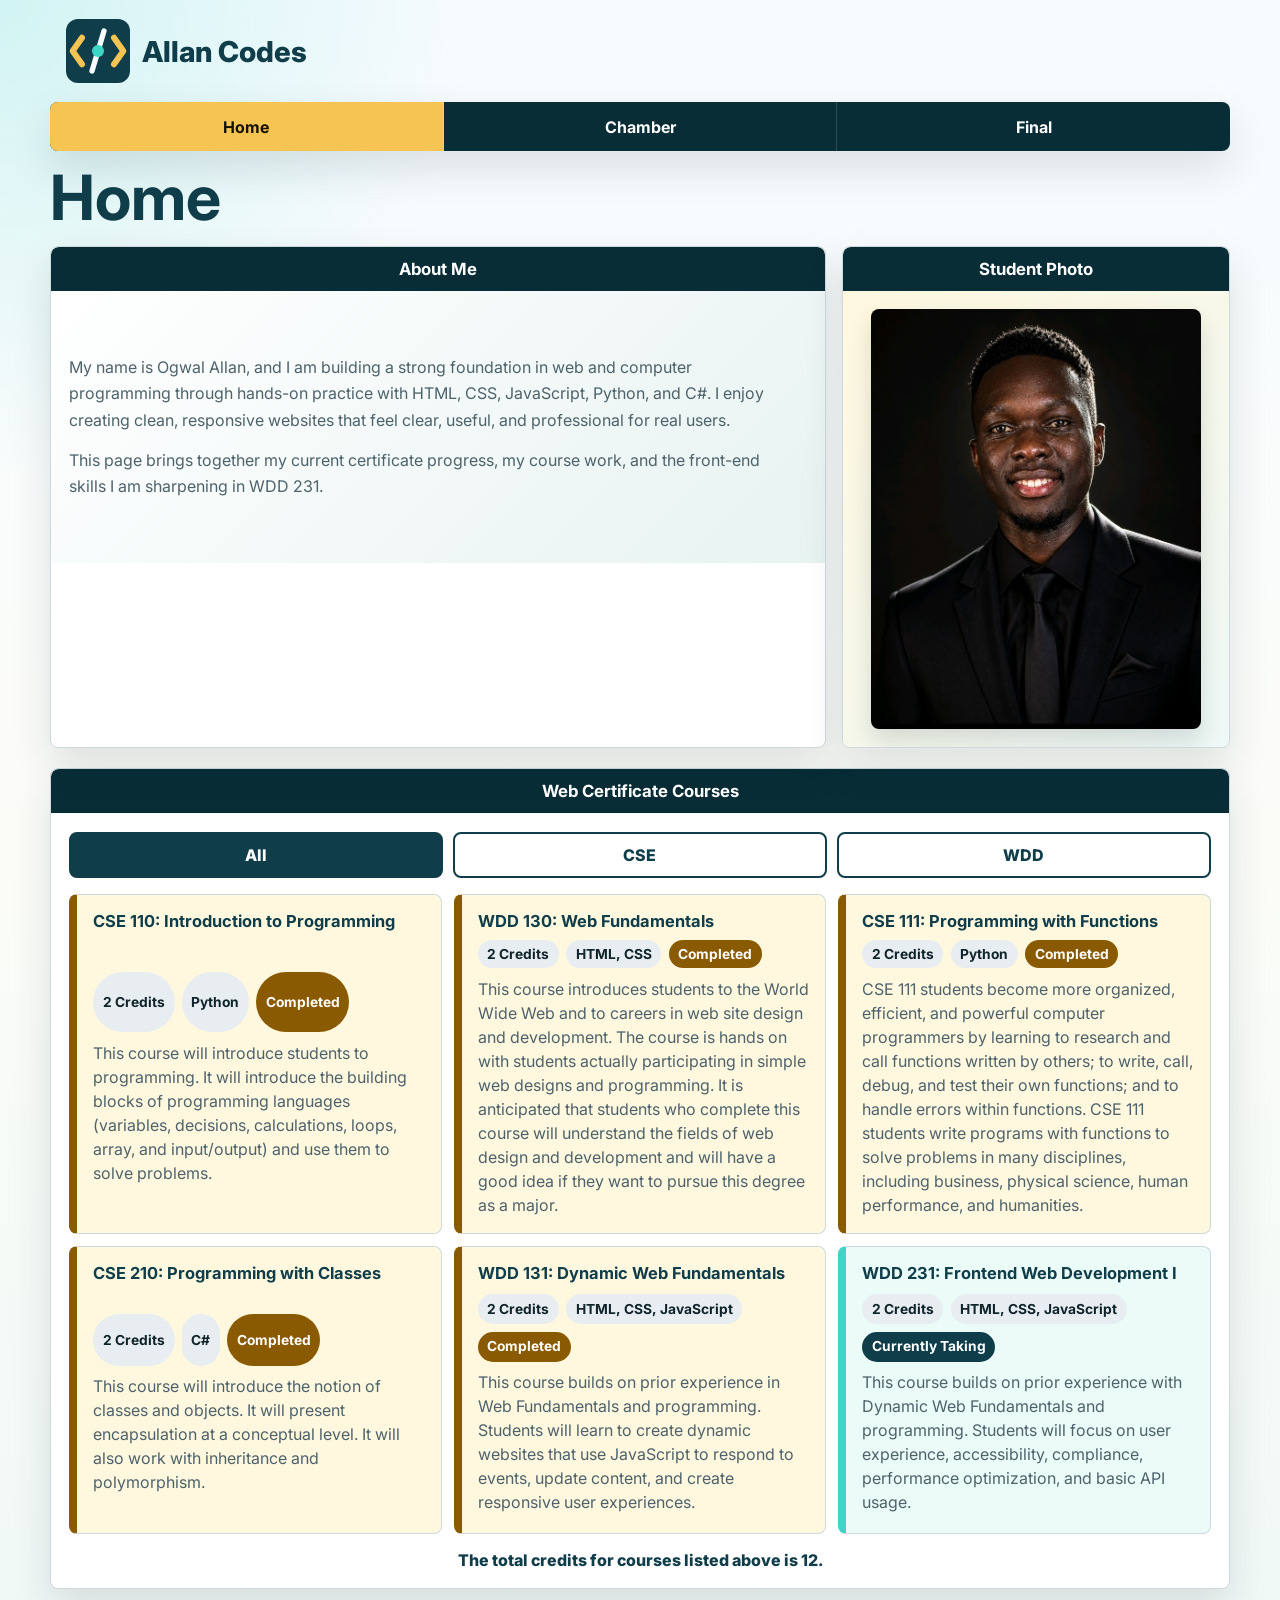
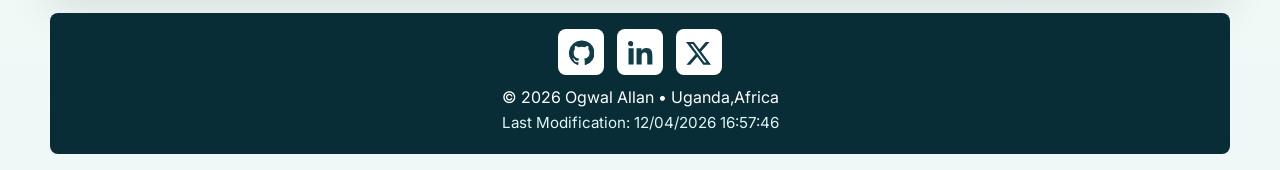
<file: index.html>
<!DOCTYPE html>
<html lang="en">
<head>
  <meta charset="UTF-8">
  <meta name="viewport" content="width=device-width, initial-scale=1.0">
  <meta name="description" content="Course home page for Allan Codes featuring profile information, certificate courses, responsive navigation, and dynamic JavaScript course filters.">
  <meta name="author" content="Ogwal Allan">
  <title>Allan Codes | WDD 231 Course Home Page</title>
  <link rel="preconnect" href="https://fonts.googleapis.com">
  <link rel="preconnect" href="https://fonts.gstatic.com" crossorigin>
  <link href="https://fonts.googleapis.com/css2?family=Inter:wght@400;600;700;800&display=swap" rel="stylesheet">
  <link rel="stylesheet" href="styles/small.css">
  <link rel="stylesheet" href="styles/larger.css">
  <script src="scripts/navigation.js" defer></script>
  <script src="scripts/date.js" defer></script>
  <script src="scripts/course.js" defer></script>
</head>
<body>
  <header>
    <a class="brand" href="index.html" aria-label="Allan Codes home">
      <img src="images/logo.svg" alt="Allan Codes logo" width="64" height="64">
      <span>Allan Codes</span>
    </a>
    <button id="menu-button" class="menu-button" type="button" aria-label="Open navigation menu" aria-expanded="false" aria-controls="primary-nav">
      <span aria-hidden="true"></span>
      <span aria-hidden="true"></span>
      <span aria-hidden="true"></span>
    </button>
  </header>

  <nav id="primary-nav" class="primary-nav" aria-label="Primary navigation">
    <a href="index.html" aria-current="page">Home</a>
    <a href="chamber/index.html">Chamber</a>
    <a href="final/index.html">Final</a>
  </nav>

  <main>
    <h1>Home</h1>

    <div class="intro-grid">
      <section class="panel about-card">
        <h2>About Me</h2>
        <div class="panel-body">
          <p>My name is Ogwal Allan, and I am building a strong foundation in web and computer programming through hands-on practice with HTML, CSS, JavaScript, Python, and C#. I enjoy creating clean, responsive websites that feel clear, useful, and professional for real users.</p>
          <p>This page brings together my current certificate progress, my course work, and the front-end skills I am sharpening in WDD 231.</p>
        </div>
      </section>

      <section class="panel photo-card">
        <h2>Student Photo</h2>
        <div class="panel-body">
          <img class="student-portrait" src="images/student-photo.png" alt="Student developer portrait illustration" width="420" height="420">
        </div>
      </section>
    </div>

    <section class="panel courses-panel" aria-labelledby="courses-heading">
      <h2 id="courses-heading">Web Certificate Courses</h2>
      <div class="panel-body">
        <div class="filter-buttons" role="group" aria-label="Course filters">
          <button class="filter-button active" type="button" data-filter="All" aria-pressed="true">All</button>
          <button class="filter-button" type="button" data-filter="CSE" aria-pressed="false">CSE</button>
          <button class="filter-button" type="button" data-filter="WDD" aria-pressed="false">WDD</button>
        </div>
        <div id="course-list" class="course-list" aria-live="polite"></div>
        <p id="credit-total" class="credit-total"></p>
      </div>
    </section>
  </main>

  <footer>
    <div class="social-links" role="navigation" aria-label="Social links">
      <a href="https://github.com/Allan2468coder/wdd231" aria-label="GitHub repository">
        <svg viewBox="0 0 24 24" aria-hidden="true">
          <path d="M12 .5A12 12 0 0 0 8.2 23.9c.6.1.8-.3.8-.6v-2.1c-3.3.7-4-1.4-4-1.4-.5-1.3-1.3-1.7-1.3-1.7-1.1-.7.1-.7.1-.7 1.2.1 1.8 1.2 1.8 1.2 1.1 1.8 2.9 1.3 3.5 1 .1-.8.4-1.3.8-1.6-2.6-.3-5.4-1.3-5.4-5.9 0-1.3.5-2.4 1.2-3.2-.1-.3-.5-1.6.1-3.2 0 0 1-.3 3.3 1.2a11.4 11.4 0 0 1 6 0c2.3-1.5 3.3-1.2 3.3-1.2.6 1.6.2 2.9.1 3.2.8.8 1.2 1.9 1.2 3.2 0 4.6-2.8 5.6-5.4 5.9.4.4.8 1.1.8 2.2v3.2c0 .3.2.7.8.6A12 12 0 0 0 12 .5Z"/>
        </svg>
      </a>
      <a href="https://www.linkedin.com/in/allan2468coder/" aria-label="LinkedIn profile">
        <svg viewBox="0 0 24 24" aria-hidden="true">
          <path d="M4.98 3.5a2.5 2.5 0 1 1-5 0 2.5 2.5 0 0 1 5 0ZM.5 8h4.9v15.5H.5V8Zm7.7 0h4.7v2.1h.1c.7-1.2 2.2-2.5 4.6-2.5 4.9 0 5.8 3.2 5.8 7.4v8.5h-4.9V16c0-1.8 0-4.1-2.5-4.1s-2.9 2-2.9 4v7.6H8.2V8Z"/>
        </svg>
      </a>
      <a href="https://x.com/allan_smoky1" aria-label="X profile">
        <svg viewBox="0 0 24 24" aria-hidden="true">
          <path d="M18.9 1.8h3.7l-8.1 9.3 9.5 12.6h-7.4l-5.8-7.6-6.7 7.6H.4l8.7-10L0 1.8h7.6l5.3 7 6-7Zm-1.3 19.7h2L6.5 3.9H4.4l13.2 17.6Z"/>
        </svg>
      </a>
    </div>
    <p>&copy; <span id="currentyear"></span> Ogwal Allan &bull; Uganda,Africa</p>
    <p id="lastModified"></p>
  </footer>
</body>
</html>
</file>
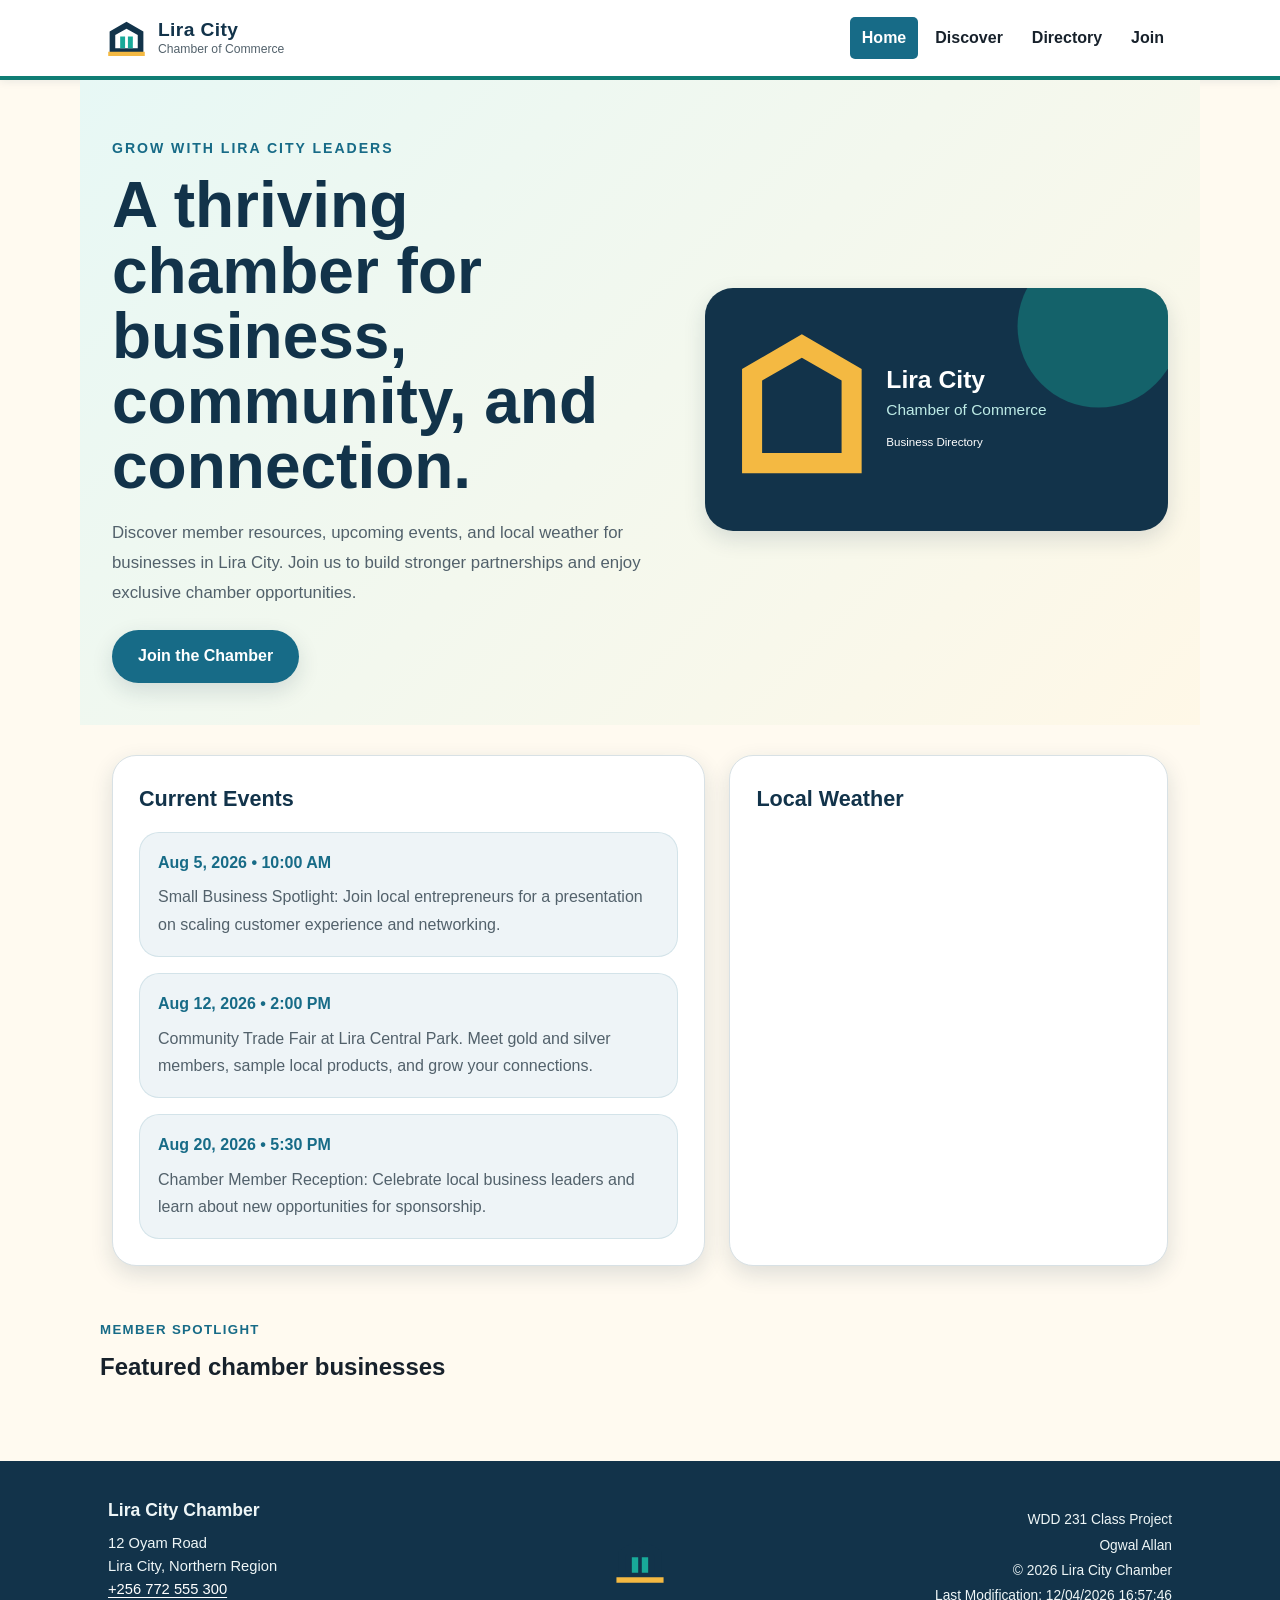
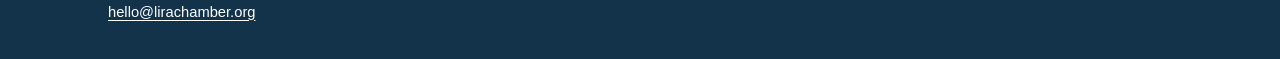
<file: chamber/index.html>
<!doctype html>
<html lang="en-US">
<head>
  <meta charset="utf-8">
  <meta name="viewport" content="width=device-width, initial-scale=1">
  <meta name="description" content="Welcome to the Lira City Chamber of Commerce home page featuring events, weather, and member spotlights.">
  <meta name="author" content="Ogwal Allan">
  <meta property="og:title" content="Lira City Chamber of Commerce – Supporting Local Business Growth">
  <meta property="og:description" content="Supporting local business growth with events, weather, and member spotlights from Lira City.">
  <meta property="og:image" content="https://allan2468coder.github.io/wdd231/chamber/images/social-card.svg">
  <meta property="og:url" content="https://allan2468coder.github.io/wdd231/chamber/index.html">
  <meta property="og:type" content="website">
  <meta name="twitter:card" content="summary_large_image">
  <title>Lira City Chamber | Home</title>
  <link rel="icon" href="images/favicon.svg" type="image/svg+xml">
  <link rel="preconnect" href="https://fonts.googleapis.com">
  <link rel="preconnect" href="https://fonts.gstatic.com" crossorigin>
  <link href="https://fonts.googleapis.com/css2?family=DM+Sans:wght@400;500;700&family=Playfair+Display:wght@700&display=swap" rel="stylesheet">
  <link rel="stylesheet" href="styles/styles.css">
  <link rel="stylesheet" href="styles/small.css">
  <link rel="stylesheet" href="styles/larger.css">
  <script src="scripts/navigation.js" defer></script>
  <script src="scripts/home.js" defer></script>
  <script src="scripts/footer.js" defer></script>
</head>
<body>
  <header class="site-header">
    <div class="header-inner">
      <a class="brand" href="index.html" aria-label="Lira City Chamber of Commerce home">
        <img src="images/chamber-mark.svg" alt="Lira City Chamber mark" width="48" height="48">
        <span><strong>Lira City</strong><small>Chamber of Commerce</small></span>
      </a>
      <button class="menu-button" type="button" aria-label="Open navigation menu" aria-expanded="false" aria-controls="primary-nav"><span></span><span></span><span></span></button>
      <nav id="primary-nav" class="primary-nav" aria-label="Primary navigation">
        <a href="index.html" aria-current="page">Home</a>
        <a href="discover.html">Discover</a>
        <a href="directory.html">Directory</a>
        <a href="join.html">Join</a>
      </nav>
    </div>
  </header>

  <main>
    <section class="hero" aria-labelledby="home-title">
      <div class="hero-copy">
        <p class="eyebrow">Grow with Lira City leaders</p>
        <h1 id="home-title">A thriving chamber for business, community, and connection.</h1>
        <p>Discover member resources, upcoming events, and local weather for businesses in Lira City. Join us to build stronger partnerships and enjoy exclusive chamber opportunities.</p>
        <a class="hero-cta" href="join.html">Join the Chamber</a>
      </div>
      <div class="hero-visual">
        <img src="images/social-card.svg" alt="Illustration of the Lira City Chamber of Commerce building and city growth">
      </div>
    </section>

    <section class="home-panels">
      <article class="card">
        <h2>Current Events</h2>
        <div class="event-list">
          <div class="event-item">
            <time datetime="2026-08-05">Aug 5, 2026 • 10:00 AM</time>
            <p>Small Business Spotlight: Join local entrepreneurs for a presentation on scaling customer experience and networking.</p>
          </div>
          <div class="event-item">
            <time datetime="2026-08-12">Aug 12, 2026 • 2:00 PM</time>
            <p>Community Trade Fair at Lira Central Park. Meet gold and silver members, sample local products, and grow your connections.</p>
          </div>
          <div class="event-item">
            <time datetime="2026-08-20">Aug 20, 2026 • 5:30 PM</time>
            <p>Chamber Member Reception: Celebrate local business leaders and learn about new opportunities for sponsorship.</p>
          </div>
        </div>
      </article>

      <article class="card" aria-labelledby="weather-heading">
        <h2 id="weather-heading">Local Weather</h2>
        <div id="weather-display"></div>
        <div id="forecast-grid" class="forecast-grid" aria-live="polite"></div>
        <p id="weather-note" class="weather-note"></p>
      </article>
    </section>

    <section class="spotlight-section" aria-labelledby="spotlight-title">
      <p class="eyebrow">Member spotlight</p>
      <h2 id="spotlight-title">Featured chamber businesses</h2>
      <div id="spotlight-grid" class="spotlight-grid" aria-live="polite"></div>
    </section>
  </main>

  <footer class="site-footer">
    <div class="footer-inner">
      <section>
        <h2>Lira City Chamber</h2>
        <address>12 Oyam Road<br>Lira City, Northern Region<br><a href="tel:+256772555300">+256 772 555 300</a><br><a href="mailto:hello@lirachamber.org">hello@lirachamber.org</a></address>
      </section>
      <div class="footer-mark" aria-hidden="true"><img src="images/chamber-mark.svg" alt="" width="58" height="58"></div>
      <div class="developer-info">
        <p>WDD 231 Class Project</p>
        <p>Ogwal Allan</p>
        <p>&copy; <span id="currentyear"></span> Lira City Chamber</p>
        <p>Last Modification: <span id="lastModified"></span></p>
      </div>
    </div>
  </footer>
</body>
</html>
</file>
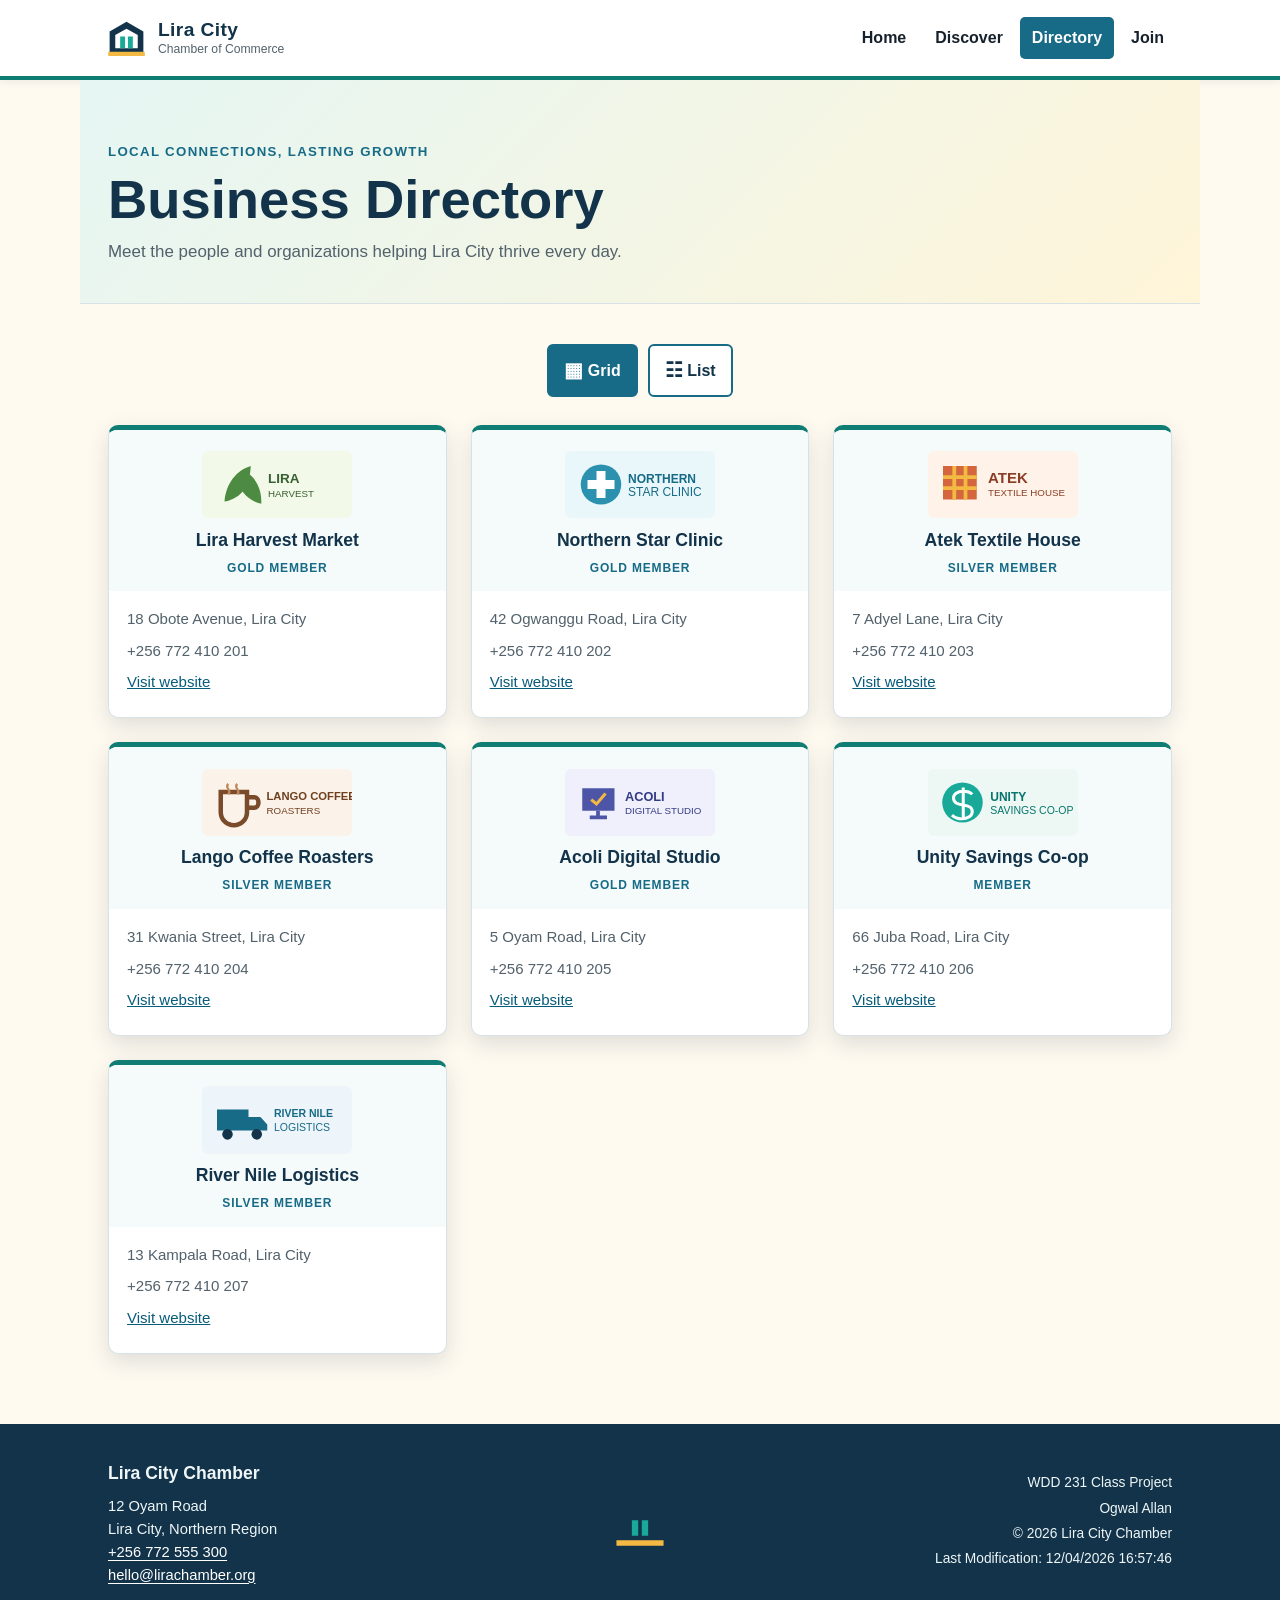
<file: chamber/directory.html>
<!doctype html>
<html lang="en-US">
<head>
  <meta charset="utf-8">
  <meta name="viewport" content="width=device-width, initial-scale=1">
  <meta name="description" content="Explore trusted local businesses and organizations in the Lira City Chamber of Commerce directory.">
  <meta name="author" content="Ogwal Allan">
  <meta property="og:title" content="Business Directory | Lira City Chamber of Commerce">
  <meta property="og:description" content="Discover trusted local businesses, services, and partners in Lira City.">
  <meta property="og:image" content="https://allan2468coder.github.io/wdd231/chamber/images/social-card.svg">
  <meta property="og:url" content="https://allan2468coder.github.io/wdd231/chamber/directory.html">
  <meta property="og:type" content="website">
  <meta name="twitter:card" content="summary_large_image">
  <title>Business Directory | Lira City Chamber of Commerce</title>
  <link rel="icon" href="images/favicon.svg" type="image/svg+xml">
  <link rel="preconnect" href="https://fonts.googleapis.com">
  <link rel="preconnect" href="https://fonts.gstatic.com" crossorigin>
  <link href="https://fonts.googleapis.com/css2?family=DM+Sans:wght@400;500;700&family=Playfair+Display:wght@700&display=swap" rel="stylesheet">
  <link rel="stylesheet" href="styles/styles.css">
  <link rel="stylesheet" href="styles/small.css">
  <link rel="stylesheet" href="styles/larger.css">
  <script src="scripts/navigation.js" defer></script>
  <script src="scripts/directory.js" defer></script>
  <script src="scripts/footer.js" defer></script>
</head>
<body>
  <header class="site-header">
    <div class="header-inner">
      <a class="brand" href="index.html" aria-label="Lira City Chamber of Commerce home">
        <img src="images/chamber-mark.svg" alt="" width="48" height="48">
        <span><strong>Lira City</strong><small>Chamber of Commerce</small></span>
      </a>
      <button class="menu-button" type="button" aria-label="Open navigation menu" aria-expanded="false" aria-controls="primary-nav"><span></span><span></span><span></span></button>
      <nav id="primary-nav" class="primary-nav" aria-label="Primary navigation">
        <a href="index.html">Home</a>
        <a href="discover.html">Discover</a>
        <a href="directory.html" aria-current="page">Directory</a>
        <a href="join.html">Join</a>
      </nav>
    </div>
  </header>
  <main>
    <section class="directory-intro" aria-labelledby="directory-title">
      <p class="eyebrow">Local connections, lasting growth</p>
      <h1 id="directory-title">Business Directory</h1>
      <p>Meet the people and organizations helping Lira City thrive every day.</p>
    </section>
    <section class="directory-section" aria-labelledby="directory-title">
      <div class="directory-controls" role="group" aria-label="Directory layout">
        <button id="grid-view" class="view-button is-active" type="button" aria-pressed="true" title="Show member cards">
          <span aria-hidden="true">▦</span> Grid
        </button>
        <button id="list-view" class="view-button" type="button" aria-pressed="false" title="Show member list">
          <span aria-hidden="true">☷</span> List
        </button>
      </div>
      <div id="member-directory" class="member-grid" aria-live="polite"></div>
    </section>
  </main>
  <footer class="site-footer">
    <div class="footer-inner">
      <section>
        <h2>Lira City Chamber</h2>
        <address>12 Oyam Road<br>Lira City, Northern Region<br><a href="tel:+256772555300">+256 772 555 300</a><br><a href="mailto:hello@lirachamber.org">hello@lirachamber.org</a></address>
      </section>
      <div class="footer-mark" aria-hidden="true"><img src="images/chamber-mark.svg" alt="" width="58" height="58"></div>
      <section class="developer-info">
        <p>WDD 231 Class Project</p>
        <p>Ogwal Allan</p>
        <p>&copy; <span id="currentyear"></span> Lira City Chamber</p>
        <p>Last Modification: <span id="lastModified"></span></p>
      </section>
    </div>
  </footer>
</body>
</html>
</file>
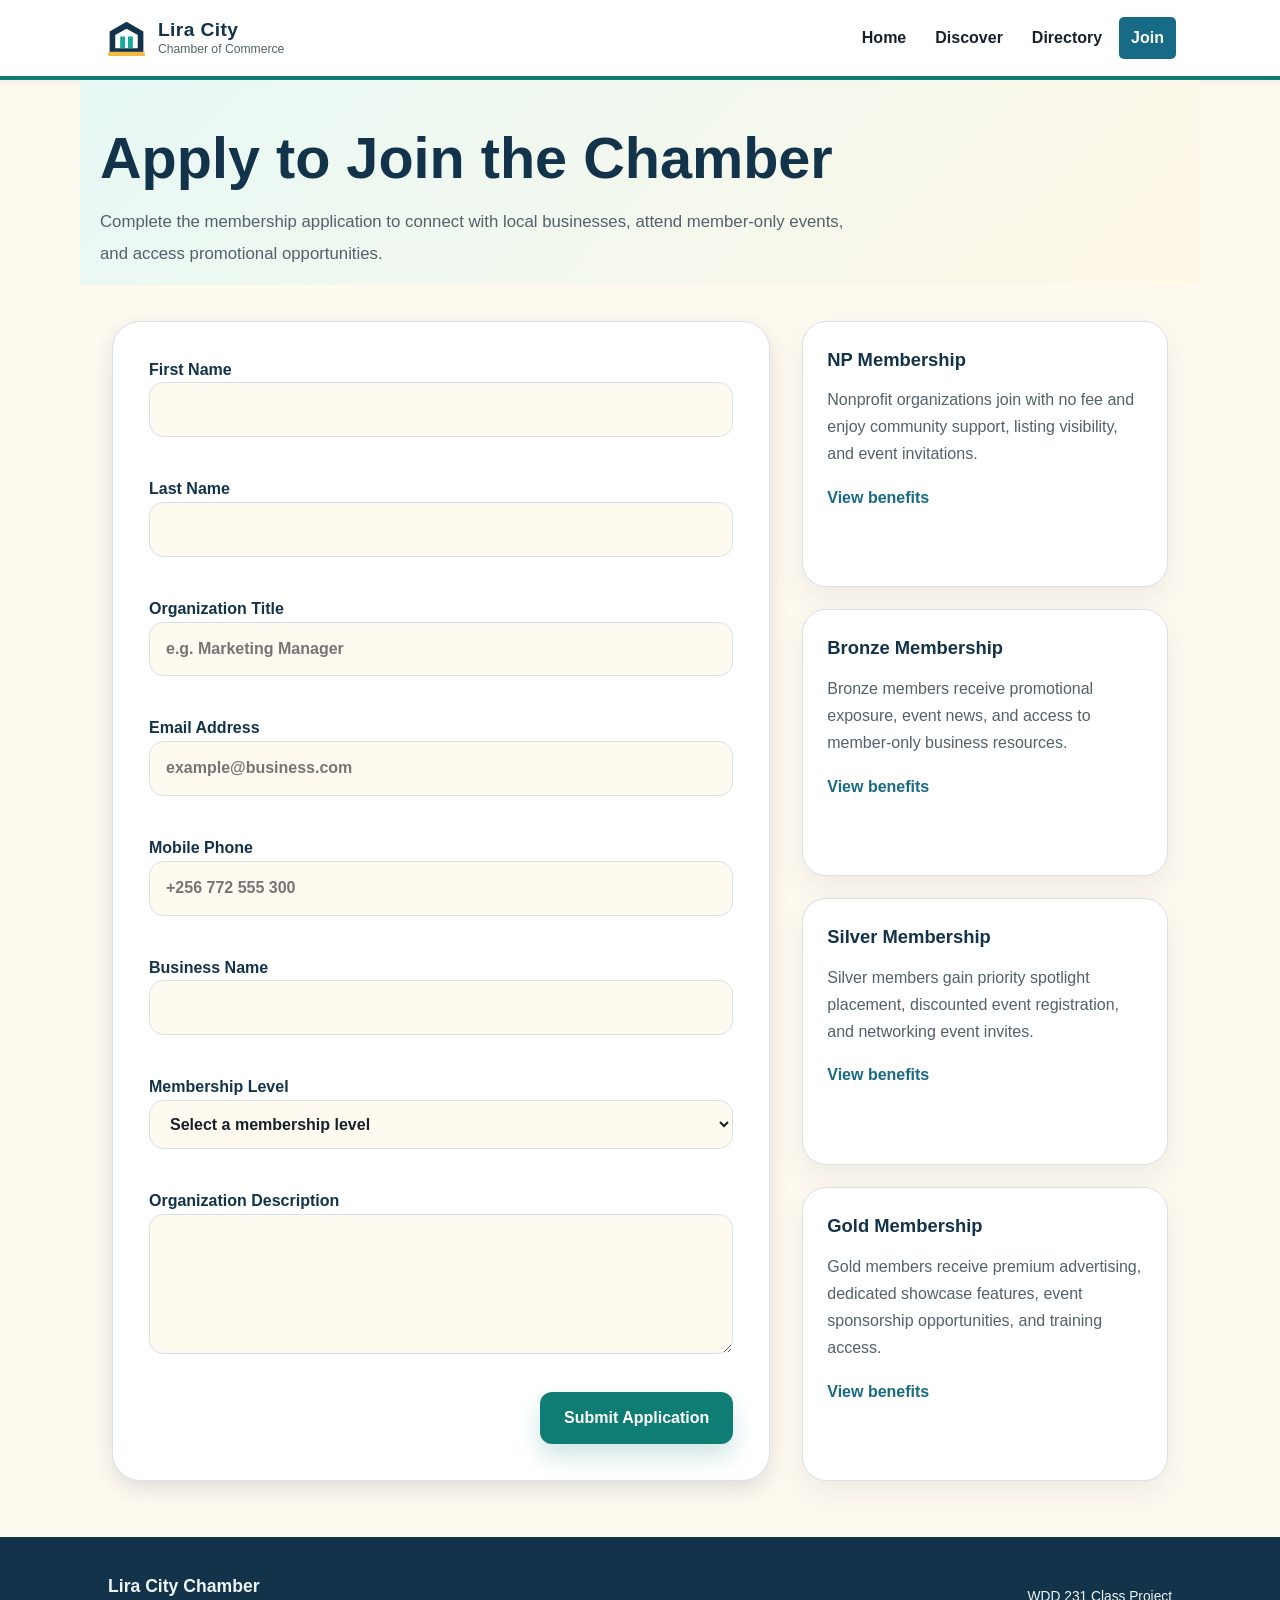
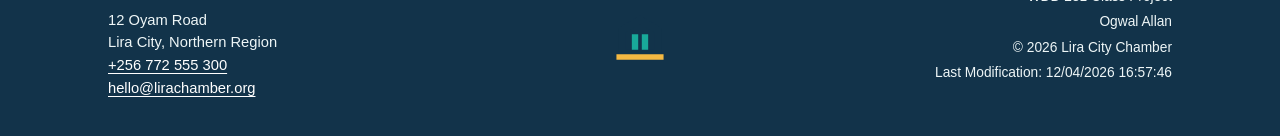
<file: chamber/join.html>
<!doctype html>
<html lang="en-US">
<head>
  <meta charset="utf-8">
  <meta name="viewport" content="width=device-width, initial-scale=1">
  <meta name="description" content="Apply to join the Lira City Chamber of Commerce with this membership application.">
  <meta name="author" content="Ogwal Allan">
  <meta property="og:title" content="Apply to Join – Lira City Chamber of Commerce Membership">
  <meta property="og:description" content="Submit your membership application for the Lira City Chamber of Commerce and connect with local businesses.">
  <meta property="og:image" content="https://allan2468coder.github.io/wdd231/chamber/images/social-card.svg">
  <meta property="og:url" content="https://allan2468coder.github.io/wdd231/chamber/join.html">
  <meta property="og:type" content="website">
  <meta name="twitter:card" content="summary_large_image">
  <title>Join | Lira City Chamber</title>
  <link rel="icon" href="images/favicon.svg" type="image/svg+xml">
  <link rel="preconnect" href="https://fonts.googleapis.com">
  <link rel="preconnect" href="https://fonts.gstatic.com" crossorigin>
  <link href="https://fonts.googleapis.com/css2?family=DM+Sans:wght@400;500;700&family=Playfair+Display:wght@700&display=swap" rel="stylesheet">
  <link rel="stylesheet" href="styles/styles.css">
  <link rel="stylesheet" href="styles/small.css">
  <link rel="stylesheet" href="styles/larger.css">
  <script src="scripts/navigation.js" defer></script>
  <script src="scripts/join.js" defer></script>
  <script src="scripts/footer.js" defer></script>
</head>
<body>
  <header class="site-header">
    <div class="header-inner">
      <a class="brand" href="index.html" aria-label="Lira City Chamber of Commerce home">
        <img src="images/chamber-mark.svg" alt="Lira City Chamber mark" width="48" height="48">
        <span><strong>Lira City</strong><small>Chamber of Commerce</small></span>
      </a>
      <button class="menu-button" type="button" aria-label="Open navigation menu" aria-expanded="false" aria-controls="primary-nav"><span></span><span></span><span></span></button>
      <nav id="primary-nav" class="primary-nav" aria-label="Primary navigation">
        <a href="index.html">Home</a>
        <a href="discover.html">Discover</a>
        <a href="directory.html">Directory</a>
        <a href="join.html" aria-current="page">Join</a>
      </nav>
    </div>
  </header>

  <main>
    <section class="join-intro" aria-labelledby="join-title">
      <h1 id="join-title">Apply to Join the Chamber</h1>
      <p>Complete the membership application to connect with local businesses, attend member-only events, and access promotional opportunities.</p>
    </section>

    <div class="form-grid">
      <form class="join-form" method="get" action="thankyou.html" aria-labelledby="join-title">
        <div class="form-group">
          <div class="form-field">
            <label for="firstName">First Name
              <input id="firstName" name="firstName" type="text" required title="Enter your first name" autocomplete="given-name">
            </label>
          </div>
          <div class="form-field">
            <label for="lastName">Last Name
              <input id="lastName" name="lastName" type="text" required title="Enter your last name" autocomplete="family-name">
            </label>
          </div>
          <div class="form-field">
            <label for="title">Organization Title
              <input id="title" name="title" type="text" title="Enter your organizational title" autocomplete="organization-title" pattern="^[A-Za-z\s-]{7,}$" placeholder="e.g. Marketing Manager">
            </label>
          </div>
          <div class="form-field">
            <label for="email">Email Address
              <input id="email" name="email" type="email" required title="Enter your email address" autocomplete="email" placeholder="example@business.com">
            </label>
          </div>
          <div class="form-field">
            <label for="mobile">Mobile Phone
              <input id="mobile" name="mobile" type="tel" required title="Enter your mobile phone number" autocomplete="tel" placeholder="+256 772 555 300">
            </label>
          </div>
          <div class="form-field">
            <label for="business">Business Name
              <input id="business" name="business" type="text" required title="Enter your business or organization name" autocomplete="organization">
            </label>
          </div>
          <div class="form-field">
            <label for="membership">Membership Level
              <select id="membership" name="membership" required title="Select a membership level">
                <option value="" disabled selected>Select a membership level</option>
                <option value="np">NP Membership (No fee)</option>
                <option value="bronze">Bronze Membership</option>
                <option value="silver">Silver Membership</option>
                <option value="gold">Gold Membership</option>
              </select>
            </label>
          </div>
          <div class="form-field">
            <label for="description">Organization Description
              <textarea id="description" name="description" title="Tell us about your business or organization"></textarea>
            </label>
          </div>
          <input id="timestamp" name="timestamp" type="hidden">
        </div>
        <div class="submit-group">
          <input type="submit" value="Submit Application">
        </div>
      </form>

      <div class="membership-cards" role="region" aria-label="Membership benefits">
        <article class="membership-card">
          <h2>NP Membership</h2>
          <p>Nonprofit organizations join with no fee and enjoy community support, listing visibility, and event invitations.</p>
          <a href="#" data-modal="modal-np">View benefits</a>
        </article>
        <article class="membership-card">
          <h2>Bronze Membership</h2>
          <p>Bronze members receive promotional exposure, event news, and access to member-only business resources.</p>
          <a href="#" data-modal="modal-bronze">View benefits</a>
        </article>
        <article class="membership-card">
          <h2>Silver Membership</h2>
          <p>Silver members gain priority spotlight placement, discounted event registration, and networking event invites.</p>
          <a href="#" data-modal="modal-silver">View benefits</a>
        </article>
        <article class="membership-card">
          <h2>Gold Membership</h2>
          <p>Gold members receive premium advertising, dedicated showcase features, event sponsorship opportunities, and training access.</p>
          <a href="#" data-modal="modal-gold">View benefits</a>
        </article>
      </div>
    </div>

    <div id="modal-np" class="modal-backdrop" aria-hidden="true">
      <div class="modal" role="dialog" aria-labelledby="modal-np-title" tabindex="-1">
        <button type="button" class="modal-close" aria-label="Close modal">✕</button>
        <h2 id="modal-np-title">NP Membership Benefits</h2>
        <ul>
          <li>No membership fee or dues.</li>
          <li>Chamber event invitations and community partnership access.</li>
          <li>Listing in the nonprofit chamber directory.</li>
          <li>Support for mission-focused outreach and visibility.</li>
        </ul>
      </div>
    </div>

    <div id="modal-bronze" class="modal-backdrop" aria-hidden="true">
      <div class="modal" role="dialog" aria-labelledby="modal-bronze-title" tabindex="-1">
        <button type="button" class="modal-close" aria-label="Close modal">✕</button>
        <h2 id="modal-bronze-title">Bronze Membership Benefits</h2>
        <ul>
          <li>Featured listing on the chamber site.</li>
          <li>Monthly member newsletter and event announcements.</li>
          <li>Access to marketing resources and small business development content.</li>
          <li>Participation in networking mixers.</li>
        </ul>
      </div>
    </div>

    <div id="modal-silver" class="modal-backdrop" aria-hidden="true">
      <div class="modal" role="dialog" aria-labelledby="modal-silver-title" tabindex="-1">
        <button type="button" class="modal-close" aria-label="Close modal">✕</button>
        <h2 id="modal-silver-title">Silver Membership Benefits</h2>
        <ul>
          <li>Rotating spotlight feature on the chamber homepage.</li>
          <li>Discounts on chamber-hosted seminars and training sessions.</li>
          <li>Priority access to sponsorship opportunities.</li>
          <li>Member-to-member referral support.</li>
        </ul>
      </div>
    </div>

    <div id="modal-gold" class="modal-backdrop" aria-hidden="true">
      <div class="modal" role="dialog" aria-labelledby="modal-gold-title" tabindex="-1">
        <button type="button" class="modal-close" aria-label="Close modal">✕</button>
        <h2 id="modal-gold-title">Gold Membership Benefits</h2>
        <ul>
          <li>Premium homepage spotlight and dedicated member showcase.</li>
          <li>Complimentary booth space at the next chamber trade fair.</li>
          <li>Advanced business training and leadership roundtables.</li>
          <li>High visibility advertising across chamber communications.</li>
        </ul>
      </div>
    </div>
  </main>

  <footer class="site-footer">
    <div class="footer-inner">
      <section>
        <h2>Lira City Chamber</h2>
        <address>12 Oyam Road<br>Lira City, Northern Region<br><a href="tel:+256772555300">+256 772 555 300</a><br><a href="mailto:hello@lirachamber.org">hello@lirachamber.org</a></address>
      </section>
      <div class="footer-mark" aria-hidden="true"><img src="images/chamber-mark.svg" alt="" width="58" height="58"></div>
      <div class="developer-info">
        <p>WDD 231 Class Project</p>
        <p>Ogwal Allan</p>
        <p>&copy; <span id="currentyear"></span> Lira City Chamber</p>
        <p>Last Modification: <span id="lastModified"></span></p>
      </div>
    </div>
  </footer>
</body>
</html>
</file>
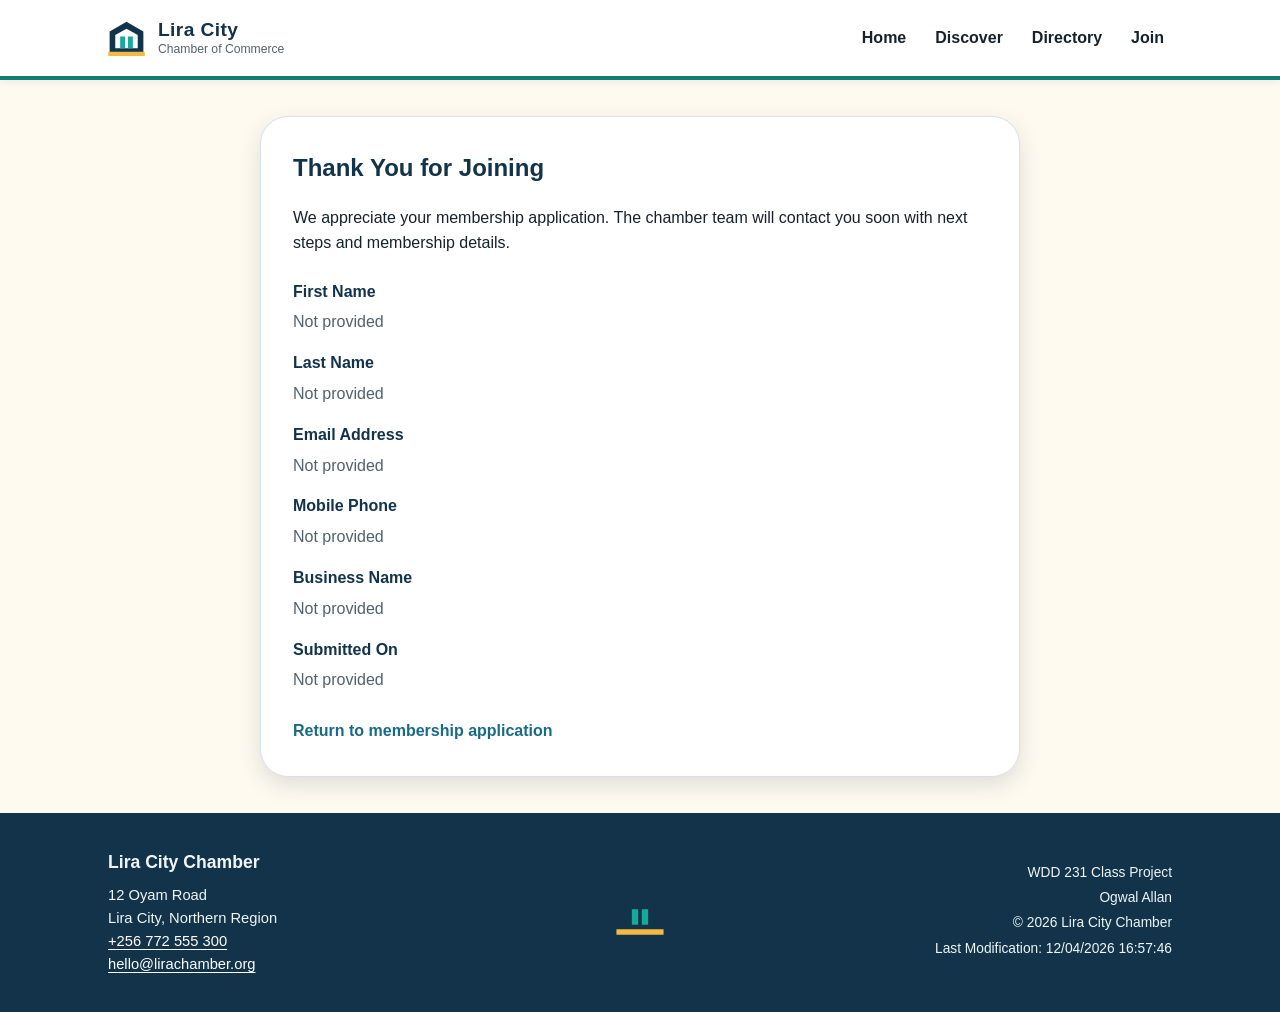
<file: chamber/thankyou.html>
<!doctype html>
<html lang="en-US">
<head>
  <meta charset="utf-8">
  <meta name="viewport" content="width=device-width, initial-scale=1">
  <meta name="description" content="Thank you for applying to join the Lira City Chamber of Commerce.">
  <meta name="author" content="Ogwal Allan">
  <meta property="og:title" content="Thank You – Lira City Chamber of Commerce Application">
  <meta property="og:description" content="Thank you for submitting your membership application to the Lira City Chamber of Commerce.">
  <meta property="og:image" content="https://allan2468coder.github.io/wdd231/chamber/images/social-card.svg">
  <meta property="og:url" content="https://allan2468coder.github.io/wdd231/chamber/thankyou.html">
  <meta property="og:type" content="website">
  <meta name="twitter:card" content="summary_large_image">
  <title>Thank You | Lira City Chamber</title>
  <link rel="icon" href="images/favicon.svg" type="image/svg+xml">
  <link rel="preconnect" href="https://fonts.googleapis.com">
  <link rel="preconnect" href="https://fonts.gstatic.com" crossorigin>
  <link href="https://fonts.googleapis.com/css2?family=DM+Sans:wght@400;500;700&family=Playfair+Display:wght@700&display=swap" rel="stylesheet">
  <link rel="stylesheet" href="styles/styles.css">
  <link rel="stylesheet" href="styles/small.css">
  <link rel="stylesheet" href="styles/larger.css">
  <script src="scripts/navigation.js" defer></script>
  <script src="scripts/thankyou.js" defer></script>
  <script src="scripts/footer.js" defer></script>
</head>
<body>
  <header class="site-header">
    <div class="header-inner">
      <a class="brand" href="index.html" aria-label="Lira City Chamber of Commerce home">
        <img src="images/chamber-mark.svg" alt="Lira City Chamber mark" width="48" height="48">
        <span><strong>Lira City</strong><small>Chamber of Commerce</small></span>
      </a>
      <button class="menu-button" type="button" aria-label="Open navigation menu" aria-expanded="false" aria-controls="primary-nav"><span></span><span></span><span></span></button>
      <nav id="primary-nav" class="primary-nav" aria-label="Primary navigation">
        <a href="index.html">Home</a>
        <a href="discover.html">Discover</a>
        <a href="directory.html">Directory</a>
        <a href="join.html">Join</a>
      </nav>
    </div>
  </header>

  <main>
    <section class="thankyou-panel" aria-labelledby="thankyou-title">
      <h1 id="thankyou-title">Thank You for Joining</h1>
      <p>We appreciate your membership application. The chamber team will contact you soon with next steps and membership details.</p>
      <div id="detail-list" class="detail-list" aria-live="polite"></div>
      <a class="details-link" href="join.html">Return to membership application</a>
    </section>
  </main>

  <footer class="site-footer">
    <div class="footer-inner">
      <section>
        <h2>Lira City Chamber</h2>
        <address>12 Oyam Road<br>Lira City, Northern Region<br><a href="tel:+256772555300">+256 772 555 300</a><br><a href="mailto:hello@lirachamber.org">hello@lirachamber.org</a></address>
      </section>
      <div class="footer-mark" aria-hidden="true"><img src="images/chamber-mark.svg" alt="" width="58" height="58"></div>
      <div class="developer-info">
        <p>WDD 231 Class Project</p>
        <p>Ogwal Allan</p>
        <p>&copy; <span id="currentyear"></span> Lira City Chamber</p>
        <p>Last Modification: <span id="lastModified"></span></p>
      </div>
    </div>
  </footer>
</body>
</html>
</file>
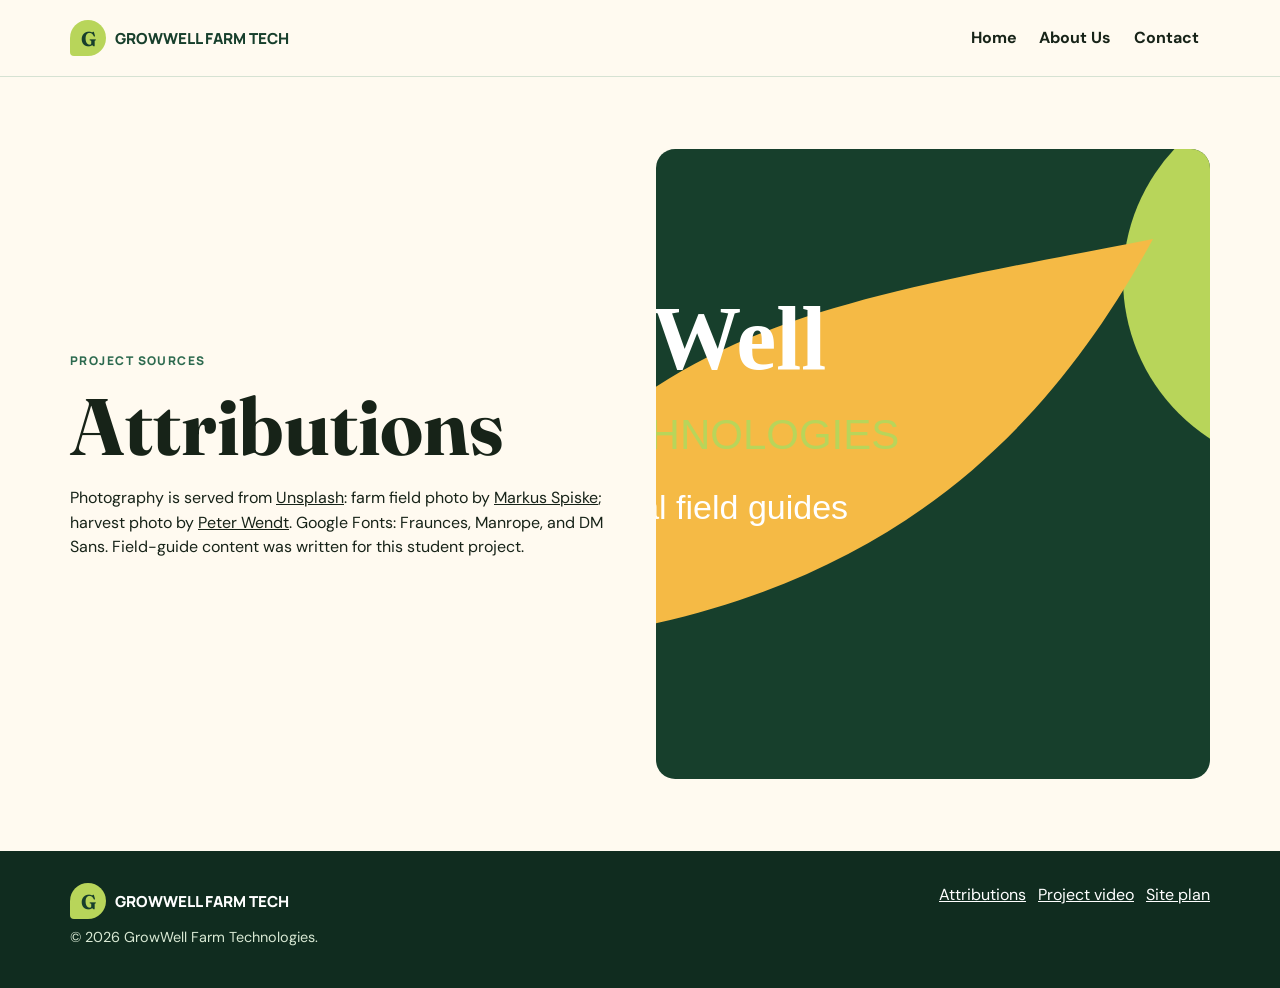
<file: final/attributions.html>
<!doctype html><html lang="en"><head><meta charset="utf-8"><meta name="viewport" content="width=device-width,initial-scale=1"><meta name="description" content="Image, typography, and content acknowledgements for the GrowWell Farm Technologies student website project."><meta name="author" content="Ogwal Allan"><meta property="og:title" content="GrowWell Farm Technologies Sources and Attributions"><meta property="og:description" content="Browse the image, typography, and content sources acknowledged by the GrowWell Farm Technologies project."><meta property="og:type" content="website"><meta property="og:url" content="https://allan2468coder.github.io/wdd231/final/attributions.html"><meta property="og:image" content="https://allan2468coder.github.io/wdd231/final/images/social-card.svg"><title>Attributions | GrowWell Farm Technologies</title><link rel="icon" href="images/favicon.svg" type="image/svg+xml"><link rel="preconnect" href="https://fonts.googleapis.com"><link rel="preconnect" href="https://fonts.gstatic.com" crossorigin><link href="https://fonts.googleapis.com/css2?family=DM+Sans:wght@400;500;600;700&amp;family=Fraunces:opsz,wght@9..144,600;9..144,700&amp;family=Manrope:wght@600;700;800&amp;display=swap" rel="stylesheet"><link rel="stylesheet" href="styles/site.css"><link rel="stylesheet" href="styles/larger.css"><script type="module" src="scripts/page.js"></script></head><body><a class="skip-link" href="#main-content">Skip to content</a><header class="site-header"><div class="container header-inner"><a class="brand" href="index.html"><span class="brand-mark" aria-hidden="true">G</span><span>GROWWELL FARM TECH</span></a><button class="menu-button" type="button" aria-controls="primary-nav" aria-expanded="false">Menu</button><nav id="primary-nav" class="nav" aria-label="Primary navigation"><a href="index.html">Home</a><a href="about.html">About Us</a><a href="contact.html">Contact</a></nav></div></header><main id="main-content"><section class="section"><div class="container split"><div><p class="eyebrow">Project sources</p><h1>Attributions</h1><p>Photography is served from <a href="https://unsplash.com/">Unsplash</a>: farm field photo by <a href="https://unsplash.com/photos/7jTAtPgLiyA">Markus Spiske</a>; harvest photo by <a href="https://unsplash.com/photos/J9r0qPqgP_o">Peter Wendt</a>. Google Fonts: Fraunces, Manrope, and DM Sans. Field-guide content was written for this student project.</p></div><img class="rounded-image" src="images/social-card.svg" width="1200" height="630" loading="lazy" alt="GrowWell Farm Technologies graphic with a stylized farm field"></div></section></main><footer class="site-footer"><div class="container footer-inner"><div><a class="brand" href="index.html"><span class="brand-mark" aria-hidden="true">G</span><span>GROWWELL FARM TECH</span></a><p>&copy; <span data-year></span> GrowWell Farm Technologies.</p></div><nav class="footer-nav" aria-label="Footer navigation"><a href="attributions.html">Attributions</a><a data-video-link href="https://www.youtube.com/" target="_blank" rel="noopener">Project video</a><a href="siteplan.html">Site plan</a></nav></div></footer></body></html>
</file>
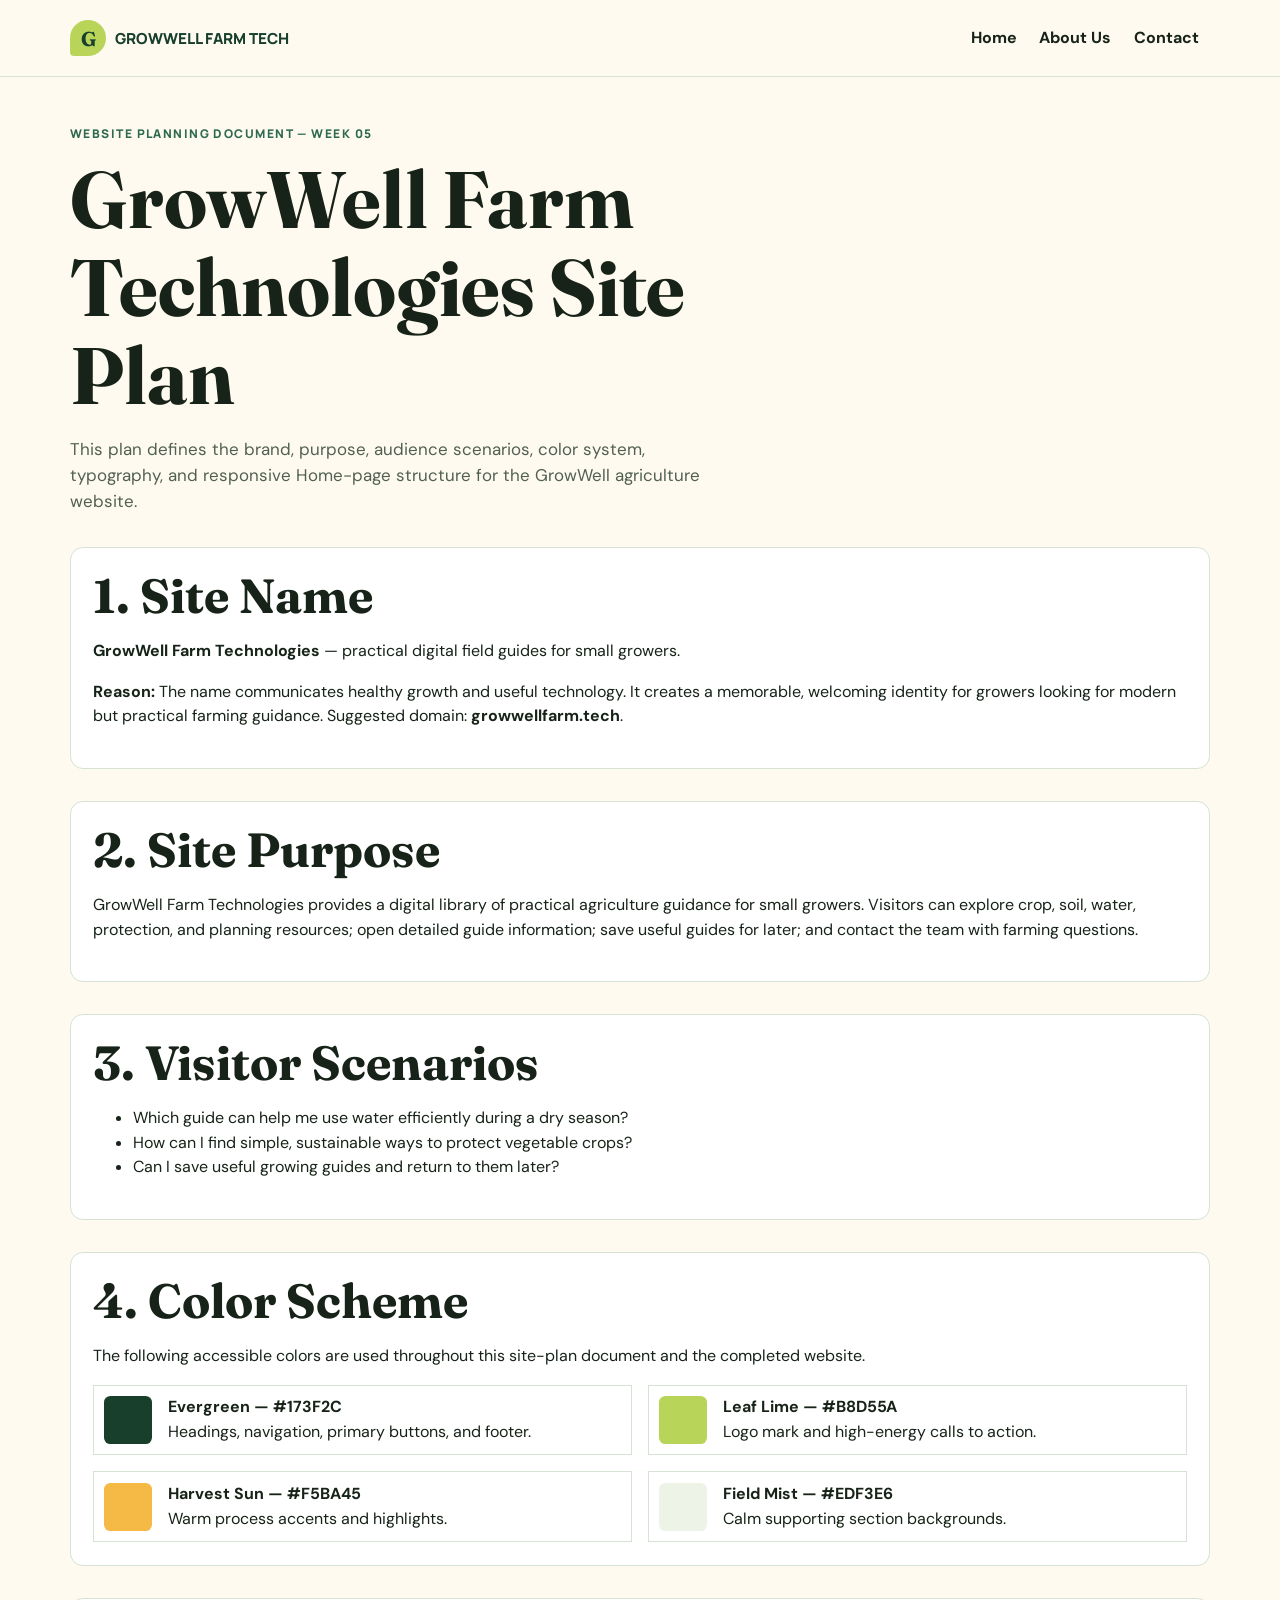
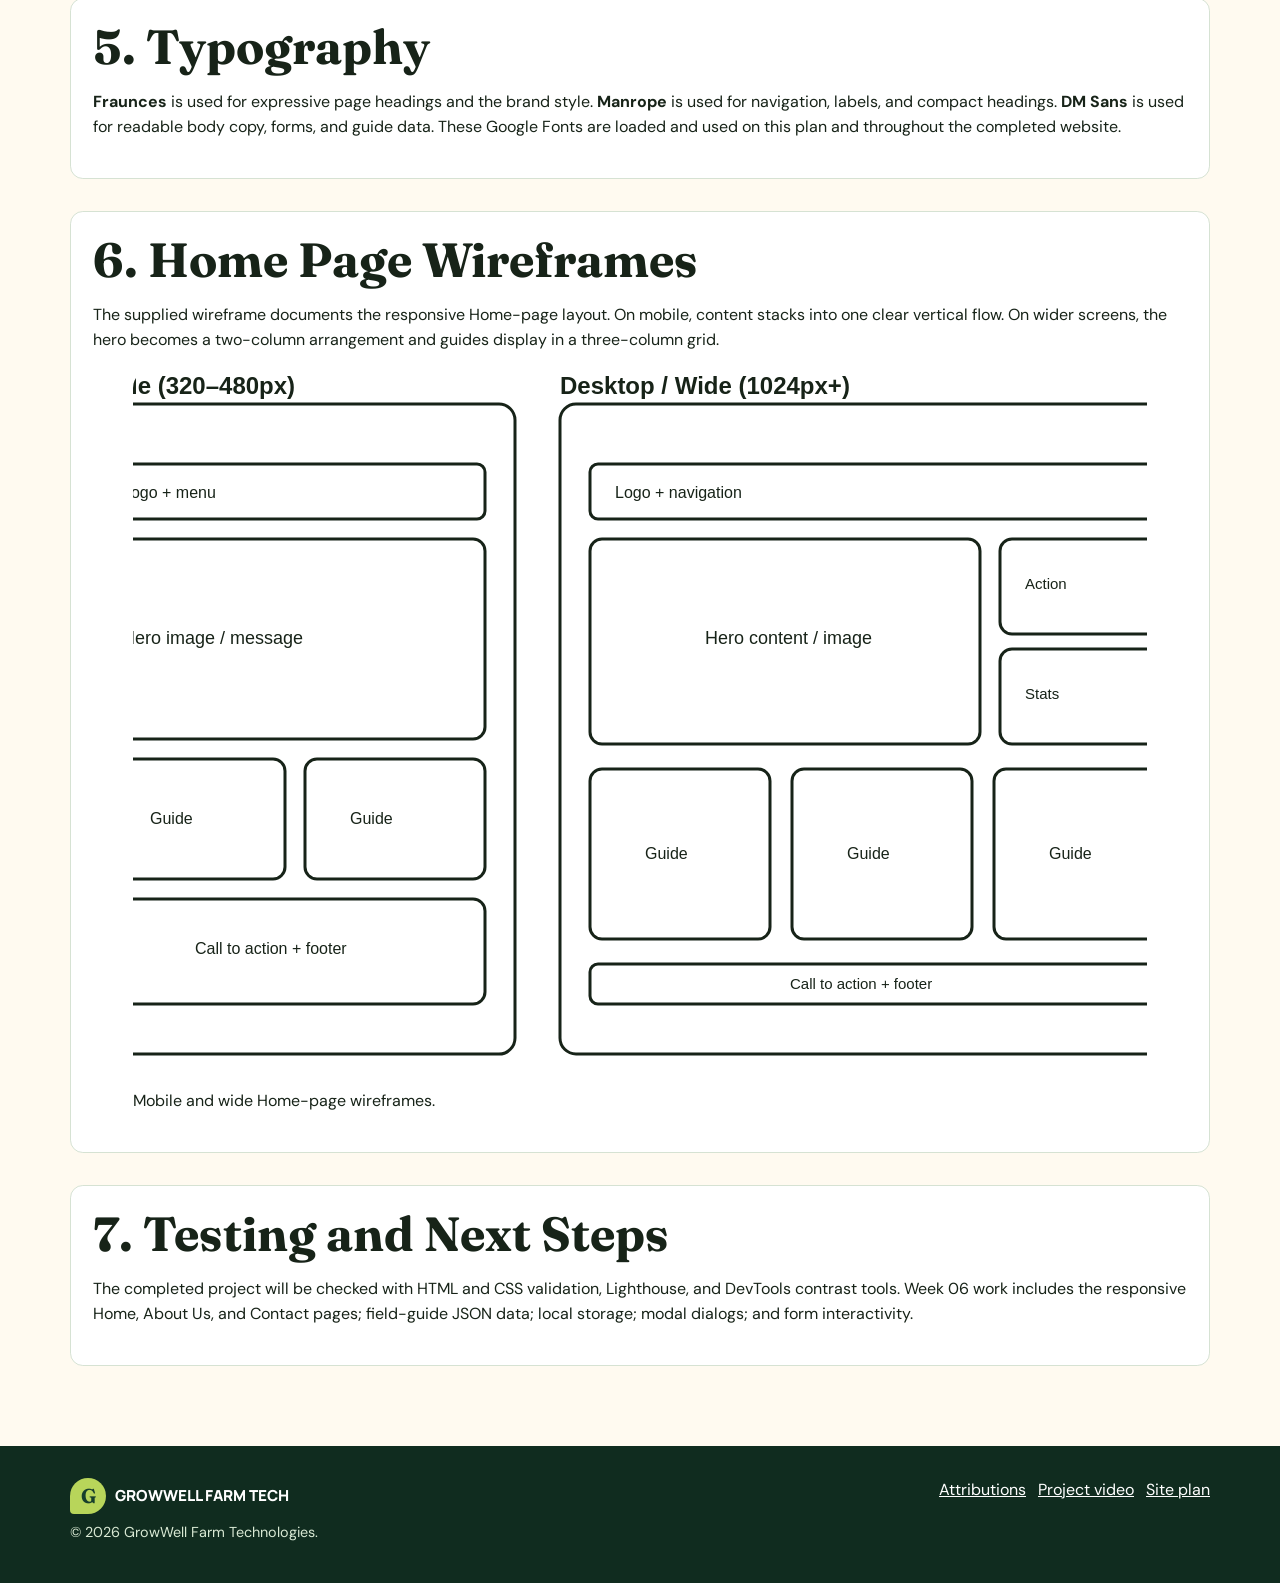
<file: final/siteplan.html>
<!doctype html><html lang="en"><head><meta charset="utf-8"><meta name="viewport" content="width=device-width,initial-scale=1"><meta name="description" content="Site plan describing the GrowWell Farm Technologies agriculture website, audience, colors, typography, and responsive wireframes."><meta name="author" content="Ogwal Allan"><meta property="og:title" content="GrowWell Farm Technologies Project Site Plan"><meta property="og:description" content="Explore the GrowWell Farm Technologies plan for a practical, responsive agriculture guide website."><meta property="og:type" content="website"><meta property="og:url" content="https://allan2468coder.github.io/wdd231/final/siteplan.html"><meta property="og:image" content="https://allan2468coder.github.io/wdd231/final/images/social-card.svg"><title>Site Plan | GrowWell Farm Technologies</title><link rel="icon" href="images/favicon.svg" type="image/svg+xml"><link rel="preconnect" href="https://fonts.googleapis.com"><link rel="preconnect" href="https://fonts.gstatic.com" crossorigin><link href="https://fonts.googleapis.com/css2?family=DM+Sans:wght@400;500;600;700&amp;family=Fraunces:opsz,wght@9..144,600;9..144,700&amp;family=Manrope:wght@600;700;800&amp;display=swap" rel="stylesheet"><link rel="stylesheet" href="styles/site.css"><link rel="stylesheet" href="styles/larger.css"><script type="module" src="scripts/page.js"></script></head><body><a class="skip-link" href="#main-content">Skip to content</a><header class="site-header"><div class="container header-inner"><a class="brand" href="index.html"><span class="brand-mark" aria-hidden="true">G</span><span>GROWWELL FARM TECH</span></a><button class="menu-button" type="button" aria-controls="primary-nav" aria-expanded="false">Menu</button><nav id="primary-nav" class="nav" aria-label="Primary navigation"><a href="index.html">Home</a><a href="about.html">About Us</a><a href="contact.html">Contact</a></nav></div></header><main id="main-content" class="container plan-main"><p class="eyebrow">Website Planning Document — Week 05</p><h1>GrowWell Farm Technologies Site Plan</h1><p class="section-intro">This plan defines the brand, purpose, audience scenarios, color system, typography, and responsive Home-page structure for the GrowWell agriculture website.</p><section><h2>1. Site Name</h2><p><strong>GrowWell Farm Technologies</strong> — practical digital field guides for small growers.</p><p><strong>Reason:</strong> The name communicates healthy growth and useful technology. It creates a memorable, welcoming identity for growers looking for modern but practical farming guidance. Suggested domain: <strong>growwellfarm.tech</strong>.</p></section><section><h2>2. Site Purpose</h2><p>GrowWell Farm Technologies provides a digital library of practical agriculture guidance for small growers. Visitors can explore crop, soil, water, protection, and planning resources; open detailed guide information; save useful guides for later; and contact the team with farming questions.</p></section><section><h2>3. Visitor Scenarios</h2><ul><li>Which guide can help me use water efficiently during a dry season?</li><li>How can I find simple, sustainable ways to protect vegetable crops?</li><li>Can I save useful growing guides and return to them later?</li></ul></section><section><h2>4. Color Scheme</h2><p>The following accessible colors are used throughout this site-plan document and the completed website.</p><div class="swatches"><div class="swatch"><span class="swatch-color swatch-forest"></span><div><strong>Evergreen — #173F2C</strong><br>Headings, navigation, primary buttons, and footer.</div></div><div class="swatch"><span class="swatch-color swatch-lime"></span><div><strong>Leaf Lime — #B8D55A</strong><br>Logo mark and high-energy calls to action.</div></div><div class="swatch"><span class="swatch-color swatch-sun"></span><div><strong>Harvest Sun — #F5BA45</strong><br>Warm process accents and highlights.</div></div><div class="swatch"><span class="swatch-color swatch-mist"></span><div><strong>Field Mist — #EDF3E6</strong><br>Calm supporting section backgrounds.</div></div></div></section><section><h2>5. Typography</h2><p><strong>Fraunces</strong> is used for expressive page headings and the brand style. <strong>Manrope</strong> is used for navigation, labels, and compact headings. <strong>DM Sans</strong> is used for readable body copy, forms, and guide data. These Google Fonts are loaded and used on this plan and throughout the completed website.</p></section><section><h2>6. Home Page Wireframes</h2><p>The supplied wireframe documents the responsive Home-page layout. On mobile, content stacks into one clear vertical flow. On wider screens, the hero becomes a two-column arrangement and guides display in a three-column grid.</p><figure><img class="rounded-image" src="images/home-wireframes.svg" width="1200" height="720" loading="lazy" alt="Black and white mobile and desktop wireframes for the GrowWell home page"><figcaption>Mobile and wide Home-page wireframes.</figcaption></figure></section><section><h2>7. Testing and Next Steps</h2><p>The completed project will be checked with HTML and CSS validation, Lighthouse, and DevTools contrast tools. Week 06 work includes the responsive Home, About Us, and Contact pages; field-guide JSON data; local storage; modal dialogs; and form interactivity.</p></section></main><footer class="site-footer"><div class="container footer-inner"><div><a class="brand" href="index.html"><span class="brand-mark" aria-hidden="true">G</span><span>GROWWELL FARM TECH</span></a><p>&copy; <span data-year></span> GrowWell Farm Technologies.</p></div><nav class="footer-nav" aria-label="Footer navigation"><a href="attributions.html">Attributions</a><a data-video-link href="https://www.youtube.com/" target="_blank" rel="noopener">Project video</a><a href="siteplan.html" aria-current="page">Site plan</a></nav></div></footer></body></html>
</file>
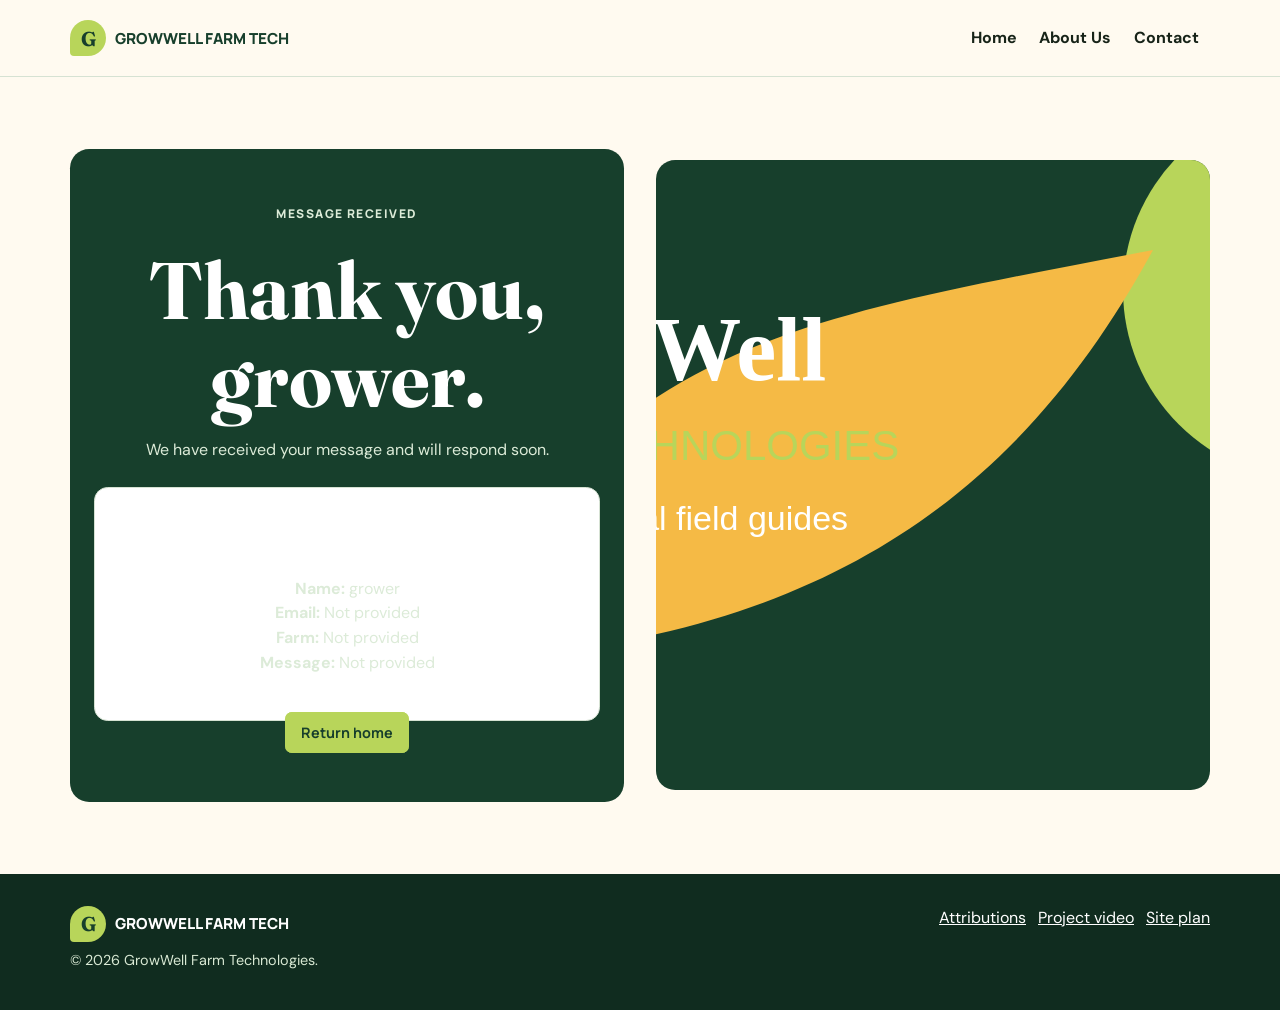
<file: final/thankyou.html>
<!doctype html><html lang="en"><head><meta charset="utf-8"><meta name="viewport" content="width=device-width,initial-scale=1"><meta name="description" content="Thank you for contacting GrowWell Farm Technologies. Your agriculture question has been received successfully."><meta name="author" content="Ogwal Allan"><meta property="og:title" content="Thank You from GrowWell Farm Technologies"><meta property="og:description" content="GrowWell Farm Technologies has received your message and will respond with practical support soon."><meta property="og:type" content="website"><meta property="og:url" content="https://allan2468coder.github.io/wdd231/final/thankyou.html"><meta property="og:image" content="https://allan2468coder.github.io/wdd231/final/images/social-card.svg"><title>Thank You | GrowWell Farm Technologies</title><link rel="icon" href="images/favicon.svg" type="image/svg+xml"><link rel="preconnect" href="https://fonts.googleapis.com"><link rel="preconnect" href="https://fonts.gstatic.com" crossorigin><link href="https://fonts.googleapis.com/css2?family=DM+Sans:wght@400;500;600;700&amp;family=Fraunces:opsz,wght@9..144,600;9..144,700&amp;family=Manrope:wght@600;700;800&amp;display=swap" rel="stylesheet"><link rel="stylesheet" href="styles/site.css"><link rel="stylesheet" href="styles/larger.css"><script type="module" src="scripts/thankyou.js"></script></head><body><a class="skip-link" href="#main-content">Skip to content</a><header class="site-header"><div class="container header-inner"><a class="brand" href="index.html"><span class="brand-mark" aria-hidden="true">G</span><span>GROWWELL FARM TECH</span></a><button class="menu-button" type="button" aria-controls="primary-nav" aria-expanded="false">Menu</button><nav id="primary-nav" class="nav" aria-label="Primary navigation"><a href="index.html">Home</a><a href="about.html">About Us</a><a href="contact.html">Contact</a></nav></div></header><main id="main-content"><section class="section"><div class="container split"><div class="cta"><p class="eyebrow">Message received</p><h1>Thank you, <span id="visitor-name">grower</span>.</h1><p>We have received your message and will respond soon.</p><div id="submission-details" class="card" hidden></div><a class="button" href="index.html">Return home</a></div><img class="rounded-image" src="images/social-card.svg" width="1200" height="630" loading="lazy" alt="GrowWell Farm Technologies graphic with a stylized farm field"></div></section></main><footer class="site-footer"><div class="container footer-inner"><div><a class="brand" href="index.html"><span class="brand-mark" aria-hidden="true">G</span><span>GROWWELL FARM TECH</span></a><p>&copy; <span data-year></span> GrowWell Farm Technologies.</p></div><nav class="footer-nav" aria-label="Footer navigation"><a href="attributions.html">Attributions</a><a data-video-link href="https://www.youtube.com/" target="_blank" rel="noopener">Project video</a><a href="siteplan.html">Site plan</a></nav></div></footer></body></html>
</file>
<file: styles/small.css>
:root {
  --ink: #10242b;
  --muted: #4d626b;
  --brand: #103d4a;
  --brand-strong: #082d37;
  --accent: #8a5a00;
  --accent-bright: #f6c453;
  --mint: #3dd6c6;
  --paper: #fbfcf8;
  --surface: #ffffff;
  --soft: #e7f3f1;
  --line: #cdd9dd;
  --shadow: 0 18px 40px rgb(16 36 43 / 12%);
}

* {
  box-sizing: border-box;
}

html {
  scroll-behavior: smooth;
}

body {
  margin: 0;
  font-family: "Inter", Arial, sans-serif;
  color: var(--ink);
  background:
    radial-gradient(circle at top left, rgb(61 214 198 / 20%), transparent 30rem),
    linear-gradient(180deg, #f7fbff 0%, var(--paper) 48%, #eef8f6 100%);
  min-width: 320px;
}

img,
svg {
  display: block;
  max-width: 100%;
}

a {
  color: inherit;
}

header {
  display: flex;
  align-items: center;
  justify-content: space-between;
  gap: 1rem;
  width: min(100%, 1180px);
  margin: 0 auto;
  padding: 1rem;
}

.brand {
  display: inline-flex;
  align-items: center;
  gap: .75rem;
  text-decoration: none;
  font-size: clamp(1.15rem, 1rem + 1vw, 1.8rem);
  font-weight: 800;
  color: var(--brand);
}

.brand img {
  width: 54px;
  height: 54px;
}

.menu-button {
  display: grid;
  gap: 5px;
  width: 48px;
  height: 48px;
  place-content: center;
  border: 2px solid var(--brand);
  border-radius: 8px;
  background: var(--surface);
  cursor: pointer;
}

.menu-button span {
  display: block;
  width: 24px;
  height: 3px;
  border-radius: 999px;
  background: var(--brand);
}

.menu-button.open span:nth-child(1) {
  transform: translateY(8px) rotate(45deg);
}

.menu-button.open span:nth-child(2) {
  opacity: 0;
}

.menu-button.open span:nth-child(3) {
  transform: translateY(-8px) rotate(-45deg);
}

.primary-nav {
  display: none;
  width: min(100% - 2rem, 1180px);
  margin: 0 auto 1rem;
  overflow: hidden;
  border-radius: 8px;
  background: var(--brand-strong);
  box-shadow: var(--shadow);
}

.primary-nav.open {
  display: block;
}

.primary-nav a {
  display: block;
  min-height: 48px;
  padding: .9rem 1rem;
  border-top: 1px solid rgb(255 255 255 / 14%);
  color: #ffffff;
  text-decoration: none;
  font-weight: 700;
}

.primary-nav a:hover,
.primary-nav a:focus-visible,
.primary-nav a[aria-current="page"] {
  background: var(--accent-bright);
  color: #151000;
}

main {
  width: min(100% - 2rem, 1180px);
  margin: 0 auto 1.2rem;
}

h1 {
  margin: .35rem 0 1rem;
  font-size: clamp(2rem, 1.5rem + 3vw, 4rem);
  line-height: 1;
  color: var(--brand);
}

h2 {
  margin: 0;
  padding: .75rem 1rem;
  border-radius: 8px 8px 0 0;
  background: var(--brand-strong);
  color: #ffffff;
  text-align: center;
  font-size: 1.05rem;
}

.intro-grid {
  display: grid;
  gap: 1rem;
}

.panel {
  overflow: hidden;
  border: 1px solid var(--line);
  border-radius: 8px;
  background: var(--surface);
  box-shadow: var(--shadow);
}

.panel-body {
  padding: 1rem;
}

.about-card .panel-body {
  display: grid;
  align-content: center;
  min-height: 15rem;
  background: linear-gradient(135deg, #ffffff, var(--soft));
}

.about-card p {
  max-width: 72ch;
  margin: 0 0 .85rem;
  color: var(--muted);
  line-height: 1.65;
}

.about-card p:last-child {
  margin-bottom: 0;
}

.photo-card .panel-body {
  display: grid;
  place-items: center;
  background: linear-gradient(135deg, #fff8df, #eef8f6);
}

.student-portrait {
  width: min(100%, 330px);
  border-radius: 8px;
  box-shadow: 0 12px 24px rgb(16 36 43 / 14%);
}

.courses-panel {
  margin-top: 1rem;
}

.filter-buttons {
  display: grid;
  grid-template-columns: repeat(3, 1fr);
  gap: .65rem;
  margin-bottom: 1rem;
}

.filter-button {
  min-height: 46px;
  border: 2px solid var(--brand);
  border-radius: 8px;
  background: #ffffff;
  color: var(--brand);
  font: inherit;
  font-weight: 800;
  cursor: pointer;
}

.filter-button:hover,
.filter-button:focus-visible,
.filter-button.active {
  background: var(--brand);
  color: #ffffff;
}

.course-list {
  display: grid;
  gap: .75rem;
}

.course-card {
  display: grid;
  gap: .55rem;
  padding: 1rem;
  border: 1px solid var(--line);
  border-left: 8px solid var(--muted);
  border-radius: 8px;
  background: #f8fbfc;
}

.course-card.completed {
  border-left-color: var(--accent);
  background: #fff8df;
}

.course-card.current {
  border-left-color: var(--mint);
  background: #ebfbf8;
}

.course-card h3 {
  margin: 0;
  color: var(--brand);
  font-size: 1.03rem;
}

.course-meta {
  display: flex;
  flex-wrap: wrap;
  gap: .45rem;
  margin: 0;
}

.course-meta span {
  display: inline-flex;
  align-items: center;
  min-height: 28px;
  padding: .25rem .6rem;
  border-radius: 999px;
  background: #e7edf0;
  color: var(--ink);
  font-size: .86rem;
  font-weight: 700;
}

.course-card.completed .status {
  background: var(--accent);
  color: #ffffff;
}

.course-card.current .status {
  background: var(--brand);
  color: #ffffff;
}

.course-card p {
  margin: 0;
  color: var(--muted);
  line-height: 1.5;
}

.credit-total {
  margin: 1rem 0 0;
  text-align: center;
  font-weight: 800;
  color: var(--brand);
}

footer {
  width: min(100% - 2rem, 1180px);
  margin: 0 auto 1rem;
  padding: 1rem;
  border-radius: 8px;
  background: var(--brand-strong);
  color: #ffffff;
  text-align: center;
}

.social-links {
  display: flex;
  justify-content: center;
  gap: .8rem;
  margin-bottom: .75rem;
}

.social-links a {
  display: grid;
  width: 46px;
  height: 46px;
  place-items: center;
  border-radius: 8px;
  background: #ffffff;
  color: var(--brand);
}

.social-links a:hover,
.social-links a:focus-visible {
  background: var(--accent-bright);
  color: #151000;
}

.social-links svg {
  width: 25px;
  height: 25px;
  fill: currentColor;
}

footer p {
  margin: .35rem 0;
}

#lastModified {
  color: #dff7f3;
  font-size: .95rem;
}
</file>
<file: styles/larger.css>
@media screen and (min-width: 700px) {
  header {
    padding: 1.2rem 1rem;
  }

  .brand img {
    width: 64px;
    height: 64px;
  }

  .menu-button {
    display: none;
  }

  .primary-nav,
  .primary-nav.open {
    display: flex;
  }

  .primary-nav a {
    flex: 1 1 0;
    border-top: 0;
    border-right: 1px solid rgb(255 255 255 / 14%);
    text-align: center;
  }

  .primary-nav a:last-child {
    border-right: 0;
  }

  .intro-grid {
    grid-template-columns: minmax(0, 2fr) minmax(280px, 1fr);
    align-items: stretch;
  }

  .about-card .panel-body,
  .photo-card .panel-body {
    min-height: 17rem;
  }

  .courses-panel {
    margin-top: 1.25rem;
  }

  .course-list {
    grid-template-columns: repeat(3, minmax(0, 1fr));
  }
}

@media screen and (min-width: 1000px) {
  main {
    margin-bottom: 1.5rem;
  }

  .panel-body {
    padding: 1.15rem;
  }

  .course-card {
    min-height: 18rem;
  }
}
</file>
<file: chamber/styles/styles.css>
:root {
  --navy: #12334a;
  --blue: #176b87;
  --teal: #0f7d74;
  --gold: #f4b942;
  --cream: #fffaf0;
  --ink: #17212b;
  --muted: #52616b;
  --line: #d8e1e5;
  --white: #fff;
  --shadow: 0 8px 22px rgb(18 51 74 / 14%);
}

*,
*::before,
*::after {
  box-sizing: border-box;
}

html {
  line-height: 1.15;
  -webkit-text-size-adjust: 100%;
}

h1, h2, p {
  margin-top: 0;
}

button, input {
  font: inherit;
}

img {
  max-width: 100%;
  display: block;
}

a {
  color: inherit;
}

@media (prefers-reduced-motion: reduce) {
  * {
    transition: none !important;
  }
}
</file>
<file: chamber/styles/small.css>
body {
  margin: 0;
  font-family: Arial, Helvetica, sans-serif;
  color: var(--ink);
  background: var(--cream);
  line-height: 1.55;
}

.site-header {
  background: var(--white);
  border-bottom: 4px solid var(--teal);
  box-shadow: 0 2px 8px rgb(18 51 74 / 8%);
}

.header-inner,
main,
.footer-inner {
  max-width: 1120px;
  margin: auto;
}

.header-inner {
  min-height: 76px;
  padding: 10px 18px;
  display: flex;
  align-items: center;
  justify-content: space-between;
  flex-wrap: wrap;
}

.brand {
  display: flex;
  align-items: center;
  gap: 9px;
  text-decoration: none;
  color: var(--navy);
  line-height: 1.05;
}

.brand img {
  width: 45px;
  height: 45px;
}

.brand strong,
.brand small {
  display: block;
}

.brand strong {
  font-size: 1.2rem;
  letter-spacing: 0.02em;
}

.brand small {
  font-size: 0.76rem;
  color: var(--muted);
  margin-top: 3px;
}

.menu-button {
  border: 0;
  background: transparent;
  padding: 10px;
  cursor: pointer;
}

.menu-button span {
  display: block;
  width: 26px;
  height: 3px;
  background: var(--navy);
  margin: 5px;
  border-radius: 3px;
}

.primary-nav {
  width: 100%;
  display: none;
  flex-direction: column;
  padding: 8px 0 2px;
}

.primary-nav.open {
  display: flex;
}

.primary-nav a {
  padding: 10px 13px;
  text-decoration: none;
  font-weight: 700;
  border-radius: 5px;
}

.primary-nav a:hover,
.primary-nav a:focus-visible,
.primary-nav a[aria-current="page"],
.view-button:hover,
.view-button:focus-visible,
.view-button.is-active {
  color: var(--white);
  background: var(--blue);
  outline: none;
}

/* ===== DIRECTORY ===== */
.directory-intro {
  padding: 52px 20px 32px;
  background: linear-gradient(135deg, #e5f6f3, #fff5d9);
  border-bottom: 1px solid var(--line);
}

.directory-intro > * {
  max-width: 1120px;
  margin-left: auto;
  margin-right: auto;
}

.eyebrow {
  color: var(--blue);
  font-size: 0.83rem;
  font-weight: 700;
  letter-spacing: 0.1em;
  text-transform: uppercase;
  margin-bottom: 7px;
}

.directory-intro h1 {
  color: var(--navy);
  font-size: clamp(2rem, 6vw, 3.4rem);
  line-height: 1.1;
  margin-bottom: 10px;
}

.directory-intro p:last-child {
  color: var(--muted);
  font-size: 1.06rem;
  margin-bottom: 0;
}

.directory-section {
  padding: 30px 18px 55px;
}

.directory-controls {
  display: flex;
  justify-content: center;
  gap: 10px;
  margin-bottom: 28px;
}

.view-button {
  border: 2px solid var(--blue);
  background: var(--white);
  color: var(--navy);
  padding: 9px 15px;
  border-radius: 6px;
  font-weight: 700;
  cursor: pointer;
}

.view-button span {
  font-size: 1.25rem;
  vertical-align: -1px;
}

.member-grid {
  display: grid;
  grid-template-columns: repeat(auto-fit, minmax(245px, 1fr));
  gap: 19px;
}

.member-card {
  display: grid;
  grid-template-rows: auto 1fr;
  background: var(--white);
  border: 1px solid var(--line);
  border-top: 5px solid var(--teal);
  border-radius: 10px;
  overflow: hidden;
  box-shadow: var(--shadow);
  transition: transform 0.2s;
}

.member-card:hover {
  transform: translateY(-3px);
}

.member-card__head {
  padding: 20px 18px 12px;
  text-align: center;
  background: #f5fbfb;
}

.member-card__head img {
  height: 70px;
  width: 150px;
  object-fit: contain;
  margin: 0 auto 10px;
}

.member-card h2 {
  font-size: 1.1rem;
  line-height: 1.25;
  margin-bottom: 3px;
  color: var(--navy);
}

.member-card__level {
  font-size: 0.75rem;
  font-weight: 700;
  color: var(--blue);
  text-transform: uppercase;
  letter-spacing: 0.07em;
}

.member-card__body {
  padding: 16px 18px;
  color: var(--muted);
  font-size: 0.94rem;
}

.member-card__body p {
  margin-bottom: 8px;
}

.member-card__body a {
  color: #075b7b;
  overflow-wrap: anywhere;
}

.member-list {
  display: grid;
  gap: 0;
  border: 1px solid var(--line);
  border-radius: 7px;
  overflow: hidden;
  background: var(--white);
}

.member-list .member-card {
  display: grid;
  grid-template-columns: 1fr;
  gap: 8px;
  border: 0;
  border-radius: 0;
  border-top: 1px solid var(--line);
  box-shadow: none;
  padding: 17px;
  background: var(--white);
}

.member-list .member-card:first-child {
  border-top: 0;
}

.member-list .member-card:nth-child(even) {
  background: #e8f8f6;
}

.member-list .member-card:hover {
  transform: none;
}

.member-list .member-card__head {
  padding: 0;
  background: transparent;
  text-align: left;
}

.member-list .member-card__head img,
.member-list .member-card__level,
.footer-mark {
  display: none;
}

.member-list .member-card h2 {
  margin: 0;
}

.member-list .member-card__body {
  display: contents;
  padding: 0;
}

.member-list .member-card__body p,
.detail-item p {
  margin: 0;
  color: var(--muted);
}

/* ===== HERO ===== */
.hero {
  display: grid;
  gap: 28px;
  padding: 44px 20px 30px;
  background: linear-gradient(135deg, #e7f8f5, #fff8e7);
}

.hero-copy {
  max-width: 680px;
}

.hero-copy .eyebrow {
  color: var(--blue);
  font-size: 0.88rem;
  font-weight: 700;
  letter-spacing: 0.14em;
  text-transform: uppercase;
  margin-bottom: 12px;
}

.hero-copy h1 {
  font-size: clamp(2.8rem, 6vw, 4rem);
  line-height: 1.02;
  margin: 0 0 18px;
  color: var(--navy);
}

.hero-copy p {
  color: var(--muted);
  font-size: 1.05rem;
  line-height: 1.8;
  margin: 0;
}

.hero-cta {
  display: inline-flex;
  align-items: center;
  justify-content: center;
  padding: 14px 26px;
  margin-top: 22px;
  background: var(--blue);
  color: var(--white);
  border-radius: 999px;
  font-weight: 700;
  text-decoration: none;
  box-shadow: var(--shadow);
  transition: transform 0.2s ease, background 0.2s ease;
}

.hero-cta:hover,
.hero-cta:focus-visible,
.submit-group input:hover,
.submit-group input:focus-visible {
  background: var(--blue);
  transform: translateY(-2px);
}

.hero-visual {
  display: flex;
  justify-content: center;
  align-items: center;
}

.hero-visual img {
  width: 100%;
  max-width: 680px;
  border-radius: 28px;
  box-shadow: var(--shadow);
}

/* ===== HOME PANELS ===== */
.home-panels {
  display: grid;
  gap: 24px;
  padding: 20px 20px 42px;
}

.card {
  background: var(--white);
  border: 1px solid var(--line);
  border-radius: 24px;
  padding: 26px;
  box-shadow: var(--shadow);
}

.card h2 {
  margin: 0 0 16px;
  color: var(--navy);
  font-size: 1.35rem;
}

.event-list {
  display: grid;
  gap: 16px;
}

.event-item {
  padding: 18px;
  border-radius: 20px;
  background: rgba(23, 107, 135, 0.07);
  border: 1px solid rgba(23, 107, 135, 0.12);
}

.event-item time {
  display: block;
  font-weight: 700;
  color: var(--blue);
  margin-bottom: 8px;
}

.event-item p,
.spotlight-body p {
  margin: 0;
  color: var(--muted);
  line-height: 1.7;
}

.weather-note {
  margin-top: 18px;
  color: var(--muted);
  font-size: 0.95rem;
}


.weather-current {
  display: flex;
  align-items: center;
  justify-content: space-between;
  gap: 20px;
  padding: 18px;
  border-radius: 22px;
  background: linear-gradient(135deg, rgba(15, 125, 116, 0.14), rgba(244, 185, 66, 0.12));
}

.weather-current img {
  width: 84px;
  height: auto;
}

.weather-current .temp {
  font-size: clamp(2.2rem, 5vw, 3rem);
  font-weight: 800;
  color: var(--navy);
}

.weather-current .details,
.detail-item {
  display: grid;
  gap: 6px;
}

.weather-current .details span {
  color: var(--muted);
  font-size: 1rem;
}

.forecast-grid {
  display: grid;
  grid-template-columns: repeat(3, 1fr);
  gap: 14px;
  margin-top: 16px;
}

.forecast-card {
  padding: 16px;
  border-radius: 18px;
  background: linear-gradient(180deg, rgba(255, 250, 240, 0.98), rgba(229, 246, 243, 0.95));
  border: 1px solid var(--line);
  text-align: center;
}

.forecast-card strong {
  display: block;
  margin-bottom: 8px;
  color: var(--navy);
}

.forecast-card span {
  display: block;
  color: var(--muted);
  line-height: 1.6;
}

/* ===== SPOTLIGHT ===== */
.spotlight-section {
  padding: 0 20px 56px;
}

.spotlight-grid,
.form-group {
  display: grid;
  gap: 20px;
}

.spotlight-card {
  display: grid;
  grid-template-rows: auto 1fr;
  background: var(--white);
  border: 1px solid var(--line);
  border-radius: 26px;
  overflow: hidden;
  box-shadow: var(--shadow);
}

.spotlight-card header {
  padding: 22px 22px 18px;
  background: linear-gradient(135deg, #f7f3ea, #e5f6f3);
}

.spotlight-card header h3 {
  margin: 0;
  color: var(--navy);
  font-size: 1.3rem;
}

.spotlight-card header .spotlight-level {
  display: inline-flex;
  padding: 0.6rem 1rem;
  background: var(--gold);
  color: var(--ink);
  border-radius: 999px;
  font-weight: 700;
  font-size: 0.9rem;
  margin-top: 12px;
}

.spotlight-body {
  padding: 22px;
  display: grid;
  gap: 14px;
}

.spotlight-logo {
  display: flex;
  align-items: center;
  gap: 14px;
}

.spotlight-logo img {
  width: 64px;
  height: 64px;
  border-radius: 18px;
  background: var(--white);
  border: 1px solid var(--line);
  padding: 10px;
}

.spotlight-body a,
.membership-card a {
  color: var(--blue);
  font-weight: 700;
  text-decoration: none;
}

/* ===== JOIN FORM ===== */
.join-intro {
  padding: 48px 20px 16px;
  background: linear-gradient(135deg, #e7f8f5, #fff8e7);
}

.join-intro h1 {
  font-size: clamp(2.6rem, 6vw, 3.6rem);
  line-height: 1.05;
  color: var(--navy);
  margin: 0 0 18px;
}

.join-intro p {
  max-width: 760px;
  color: var(--muted);
  font-size: 1.05rem;
  line-height: 1.85;
  margin: 0;
}

.form-grid {
  display: grid;
  gap: 30px;
  padding: 24px 20px 48px;
}

.join-form {
  background: var(--white);
  border: 1px solid var(--line);
  border-radius: 28px;
  padding: 28px;
  box-shadow: var(--shadow);
}

.form-field {
  display: grid;
  gap: 8px;
  margin-bottom: 20px;
}

.form-field label,
.detail-item span {
  font-weight: 700;
  color: var(--navy);
}

.form-field input,
.form-field select,
.form-field textarea {
  width: 100%;
  border: 1px solid var(--line);
  border-radius: 14px;
  background: var(--cream);
  padding: 14px 16px;
  color: var(--ink);
  font: inherit;
}

.form-field input:focus,
.form-field select:focus,
.form-field textarea:focus {
  outline: 3px solid rgba(15, 125, 116, 0.35);
  border-color: var(--teal);
}

.form-field textarea {
  min-height: 140px;
  resize: vertical;
}

.submit-group {
  display: flex;
  justify-content: flex-end;
  margin-top: 10px;
}

.submit-group input {
  border: 0;
  border-radius: 12px;
  padding: 14px 24px;
  background: var(--teal);
  color: var(--white);
  font-weight: 700;
  cursor: pointer;
  box-shadow: 0 12px 24px rgb(15 125 116 / 20%);
  transition: transform 0.2s ease, background 0.2s ease;
}


/* ===== MEMBERSHIP CARDS & MODALS ===== */
.membership-cards {
  display: grid;
  gap: 18px;
}

.membership-card {
  border: 1px solid var(--line);
  border-radius: 24px;
  background: var(--white);
  padding: 24px;
  box-shadow: 0 12px 30px rgb(18 51 74 / 8%);
  animation: cardAppear 0.85s ease both;
  opacity: 0;
  transform: translateY(18px);
}

.membership-card:nth-child(1) {
  animation-delay: 0.1s;
}

.membership-card:nth-child(2) {
  animation-delay: 0.2s;
}

.membership-card:nth-child(3) {
  animation-delay: 0.3s;
}

.membership-card:nth-child(4) {
  animation-delay: 0.4s;
}

.membership-card h2 {
  margin: 0 0 12px;
  color: var(--navy);
  font-size: 1.15rem;
}

.membership-card p {
  margin: 0 0 18px;
  color: var(--muted);
  line-height: 1.7;
}


@keyframes cardAppear {
  to {
    opacity: 1;
    transform: translateY(0);
  }
}

.modal-backdrop {
  position: fixed;
  inset: 0;
  background: rgba(17, 34, 54, 0.65);
  display: grid;
  place-items: center;
  z-index: 50;
  opacity: 0;
  pointer-events: none;
  transition: opacity 0.25s ease;
}

.modal-backdrop.active {
  opacity: 1;
  pointer-events: auto;
}

.modal {
  background: var(--white);
  border-radius: 24px;
  max-width: 520px;
  width: min(92vw, 520px);
  padding: 26px;
  position: relative;
  box-shadow: 0 28px 60px rgb(18 51 74 / 18%);
}

.modal h2 {
  margin: 0 0 16px;
  color: var(--navy);
  font-size: 1.45rem;
}

.modal ul {
  margin: 0;
  padding: 0 0 0 1.25rem;
  color: var(--muted);
  line-height: 1.8;
}

.modal button {
  position: absolute;
  top: 18px;
  right: 18px;
  border: 0;
  background: transparent;
  color: var(--muted);
  font-size: 1.1rem;
  cursor: pointer;
}

/* ===== THANK YOU ===== */
.thankyou-panel {
  background: var(--white);
  border: 1px solid var(--line);
  border-radius: 28px;
  padding: 32px;
  box-shadow: var(--shadow);
  max-width: 760px;
  margin: 24px auto;
}

.thankyou-panel h1 {
  margin-top: 0;
  color: var(--navy);
}

.detail-list {
  display: grid;
  gap: 16px;
  margin-top: 24px;
}


.details-link {
  display: inline-block;
  margin-top: 26px;
  color: var(--blue);
  font-weight: 700;
  text-decoration: none;
}

/* ===== DISCOVER ===== */
.discover-intro {
  padding: 40px 20px;
  background: linear-gradient(135deg, #f0fbfa, #fffaf0);
  border-bottom: 1px solid var(--line);
}

.discover-intro .eyebrow {
  color: var(--blue);
  font-weight: 700;
  text-transform: uppercase;
  letter-spacing: 0.12em;
}

.discover-intro h1 {
  color: var(--navy);
  font-size: clamp(1.8rem, 4vw, 2.6rem);
  margin: 8px 0;
}

.visit-message {
  color: var(--muted);
  max-width: 880px;
}

.discover-grid {
  padding: 28px 18px;
}

.cards {
  display: grid;
  grid-template-columns: repeat(auto-fit, minmax(280px, 1fr));
  gap: 18px;
}

.cards .card {
  background: var(--white);
  border: 1px solid var(--line);
  border-radius: 12px;
  overflow: hidden;
  display: grid;
  grid-template-rows: auto 1fr;
  padding: 0;
}

.cards .card img {
  width: 100%;
  height: 200px;
  object-fit: cover;
  display: block;
  transition: transform 0.35s ease;
}

.cards .card .placeholder {
  background: linear-gradient(90deg, #f6f6f6, #eee);
  height: 200px;
}

.card-body {
  padding: 14px;
}

.card-body h2 {
  margin: 0 0 8px;
  color: var(--navy);
  font-size: 1.15rem;
}

.card-body p {
  margin: 0 0 12px;
  color: var(--muted);
}

.card-body .learn {
  display: inline-block;
  padding: 8px 12px;
  background: var(--blue);
  color: var(--white);
  border-radius: 8px;
  text-decoration: none;
  font-weight: 700;
}

.card-body .learn:focus {
  outline: 3px solid rgba(23, 106, 115, 0.2);
  outline-offset: 3px;
}

/* ===== FOOTER ===== */
.site-footer {
  background: var(--navy);
  color: #eef6f7;
}

.footer-inner {
  padding: 35px 20px;
  display: grid;
  gap: 25px;
}

.site-footer h2 {
  font-size: 1.1rem;
  margin-bottom: 8px;
}

.site-footer address {
  font-style: normal;
  font-size: 0.92rem;
}

.site-footer a {
  color: #fff;
  text-underline-offset: 3px;
}


.developer-info {
  font-size: 0.86rem;
}

.developer-info p {
  margin: 0 0 4px;
}
</file>
<file: chamber/styles/larger.css>
@media (min-width: 720px) {
  /* ===== HEADER ===== */
  .header-inner {
    flex-wrap: nowrap;
    padding: 12px 24px;
  }

  .menu-button {
    display: none;
  }

  .primary-nav {
    width: auto;
    display: flex;
    flex-direction: row;
    gap: 5px;
    padding: 0;
  }

  .primary-nav a {
    padding: 9px 12px;
  }

  /* ===== DIRECTORY ===== */
  .directory-intro {
    padding: 62px 28px 37px;
  }

  .directory-section {
    padding: 40px 28px 70px;
  }

  .member-grid {
    grid-template-columns: repeat(3, 1fr);
    gap: 24px;
  }

  .member-list .member-card {
    grid-template-columns: 1.1fr 1.4fr 1fr 1.45fr;
    gap: 20px;
    align-items: center;
    padding: 16px 22px;
  }

  /* ===== HERO & HOME ===== */
  .hero {
    grid-template-columns: 1.1fr 0.9fr;
    align-items: center;
    padding: 56px 32px 42px;
  }

  .home-panels {
    grid-template-columns: 1.15fr 0.85fr;
    padding: 30px 32px 54px;
  }

  .spotlight-grid,
  .forecast-grid {
    grid-template-columns: repeat(3, 1fr);
  }

/* ===== DISCOVER ===== */
  .cards {
    grid-template-columns: repeat(4, 1fr);
  }

  .cards .card img {
    height: 180px;
  }

  .cards .card img:hover {
    transform: scale(1.05);
  }

  /* ===== JOIN ===== */
  .form-grid {
    grid-template-columns: 1.8fr 1fr;
    gap: 32px;
    padding: 36px 32px 56px;
  }

  .join-form {
    padding: 36px;
  }

  .membership-cards {
    gap: 22px;
  }

  .thankyou-panel {
    margin: 36px auto;
  }

  /* ===== FOOTER ===== */
  .footer-inner {
    grid-template-columns: 1fr auto 1fr;
    align-items: center;
    padding: 36px 28px;
  }

  .footer-mark {
    display: block;
  }

  .developer-info {
    text-align: right;
  }
}
</file>
<file: final/styles/site.css>
:root{--ink:#172318;--forest:#173f2c;--leaf:#2d6a4f;--lime:#b8d55a;--sun:#f5ba45;--cream:#fffaf0;--mist:#edf3e6;--line:#d6e2d3;--muted:#506151;--white:#fff}*{box-sizing:border-box}body{margin:0;min-width:320px;background:var(--cream);color:var(--ink);font:400 1rem/1.55 "DM Sans",sans-serif}img{display:block;max-width:100%}a{color:inherit}.container{width:min(1140px,calc(100% - 2rem));margin:auto}.skip-link{position:absolute;left:-999px}.skip-link:focus{left:1rem;top:1rem;z-index:5;padding:.7rem;background:var(--sun);border-radius:.4rem}.site-header{position:relative;border-bottom:1px solid var(--line)}.header-inner,.footer-inner{display:flex;align-items:center;justify-content:space-between;gap:1rem;min-height:76px}.brand{display:flex;align-items:center;gap:.55rem;color:var(--forest);font:800 .95rem Manrope,sans-serif;text-decoration:none}.brand-mark{display:grid;place-items:center;width:2.25rem;height:2.25rem;border-radius:50% 50% 50% .25rem;background:var(--lime);color:var(--forest);font:700 1.25rem Fraunces,serif}.menu-button,.button{min-height:44px;padding:.55rem .85rem;border:2px solid var(--forest);border-radius:.45rem;background:var(--forest);color:#fff;font:700 .9rem Manrope,sans-serif;text-decoration:none;cursor:pointer}.nav{display:none;position:absolute;z-index:5;top:67px;left:1rem;right:1rem;padding:.5rem;border:1px solid var(--line);border-radius:.8rem;background:#fff}.nav.open{display:grid}.nav a{padding:.7rem;border-radius:.4rem;font-weight:700;text-decoration:none}.nav a:hover,.nav a:focus-visible,.nav a[aria-current=page]{background:var(--forest);color:#fff}.button.alt{background:transparent;color:var(--forest)}h1,h2{margin:0 0 1rem;font-family:Fraunces,serif;line-height:1.1}h1{max-width:12ch;font-size:clamp(2.5rem,7vw,5rem)}h2{font-size:clamp(1.8rem,4vw,3rem)}h3{margin:0;font:700 1.12rem Manrope,sans-serif}.eyebrow{margin:0 0 .8rem;color:var(--leaf);font:800 .75rem Manrope,sans-serif;letter-spacing:.12em;text-transform:uppercase}.hero,.page-hero{padding:4.5rem 0;background:linear-gradient(130deg,var(--cream),#f7edc9)}.hero-grid,.split,.contact-grid{display:grid;gap:2rem;align-items:center}.hero-copy,.section-intro,.page-hero p{max-width:42rem;color:var(--muted);font-size:1.06rem}.hero-actions,.filter-row,.footer-nav{display:flex;flex-wrap:wrap;gap:.75rem;align-items:center}.hero-actions{margin-top:1.5rem}.hero-image,.rounded-image{width:100%;aspect-ratio:4/3;object-fit:cover;border-radius:1.2rem}.hero-image{border-radius:1.2rem 1.2rem 4rem}.section{padding:4.5rem 0}.section-mist{background:var(--mist)}.section-intro{margin-bottom:2rem}.stats,.cards,.tool-grid,.steps{display:grid;gap:1rem}.stat,.card,.tool-card,form{padding:1.25rem;border:1px solid var(--line);border-radius:.85rem;background:#fff}.stat{border-top:3px solid var(--sun)}.stat strong{display:block;color:var(--forest);font:800 1.8rem Manrope,sans-serif}.card p,.tool-card p,.step p{color:var(--muted)}.icon{display:grid;place-items:center;width:2.7rem;height:2.7rem;margin-bottom:1rem;border-radius:.65rem;background:#f7edc9}.tool-card{display:grid;gap:.8rem}.tool-card p{margin:0}.tag{width:max-content;padding:.2rem .5rem;border-radius:999px;background:var(--mist);color:var(--forest);font-size:.78rem;font-weight:700}.tool-meta{display:grid;grid-template-columns:1fr 1fr;gap:.4rem;font-size:.85rem}.tool-meta span{padding:.35rem;background:#f7f9f4}.tool-actions{display:flex;align-items:center;justify-content:space-between}.text-button{border:0;background:none;color:var(--leaf);font-weight:700;text-decoration:underline;cursor:pointer}.favorite-button{width:42px;height:42px;border:1px solid var(--line);border-radius:50%;background:#fff;color:#a53b28;font-size:1.2rem;cursor:pointer}.filter-row{margin:1.5rem 0;font-weight:700}.filter-row select,input,textarea{padding:.7rem;border:1px solid #849889;border-radius:.4rem;background:#fff;color:var(--ink);font:inherit}.empty{padding:1rem;background:#fff;color:var(--muted)}.steps{counter-reset:step}.step{position:relative;padding:4rem 1.2rem 1.2rem;border-top:3px solid var(--sun);background:#fff}.step::before{position:absolute;top:1rem;counter-increment:step;content:"0" counter(step);color:#a53b28;font:800 1.2rem Manrope,sans-serif}.cta{padding:3.5rem 1.5rem;border-radius:1.2rem;background:var(--forest);color:#fff;text-align:center}.cta p{max-width:40rem;margin:0 auto 1.5rem;color:#dcebd8}.cta .button{border-color:var(--lime);background:var(--lime);color:var(--forest)}.check-list{padding:0;list-style:none}.check-list li{position:relative;margin:.75rem 0;padding-left:1.6rem}.check-list li::before{position:absolute;left:0;content:"✓";color:var(--leaf);font-weight:800}.contact-details{padding:1.5rem;border-radius:1rem;background:var(--forest);color:#fff}.contact-details p{color:#dbe8d8}.contact-details a,.footer-nav a{color:#fff}form{display:grid;gap:1rem}label{font-weight:700}input,textarea{width:100%;margin-top:.35rem}textarea{min-height:9rem;resize:vertical}input:focus,textarea:focus,select:focus{outline:3px solid var(--lime);border-color:var(--forest)}dialog{width:min(92%,550px);border:0;border-radius:1rem}.dialog-content{padding:1.5rem}.dialog-close{float:right;border:0;background:none;color:var(--forest);font-size:1.8rem}.site-footer{padding:2rem 0;background:#102c1f;color:#d9e9d4}.footer-inner{align-items:flex-start;min-height:0}.site-footer .brand{color:#fff}.site-footer p{margin:.45rem 0;font-size:.9rem}.plan-main{padding:3rem 0}.plan-main section{margin:2rem 0;padding:1.4rem;border:1px solid var(--line);border-radius:.8rem;background:#fff}.swatches{display:grid;gap:1rem}.swatch{display:flex;gap:1rem;align-items:center;padding:.6rem;border:1px solid var(--line)}.swatch-color{width:3rem;height:3rem;border-radius:.4rem;flex:none}
</file>
<file: final/styles/larger.css>
.swatch-forest{background:#173f2c}.swatch-lime{background:#b8d55a}.swatch-sun{background:#f5ba45}.swatch-mist{background:#edf3e6}@media (min-width:700px){.menu-button{display:none}.nav{display:flex;position:static;padding:0;border:0;background:transparent}.hero{padding:6rem 0}.hero-grid,.split{grid-template-columns:1fr 1fr}.stats,.cards,.steps,.tool-grid{grid-template-columns:repeat(3,1fr)}.contact-grid{grid-template-columns:.8fr 1.2fr}.swatches{grid-template-columns:repeat(2,1fr)}}
</file>
